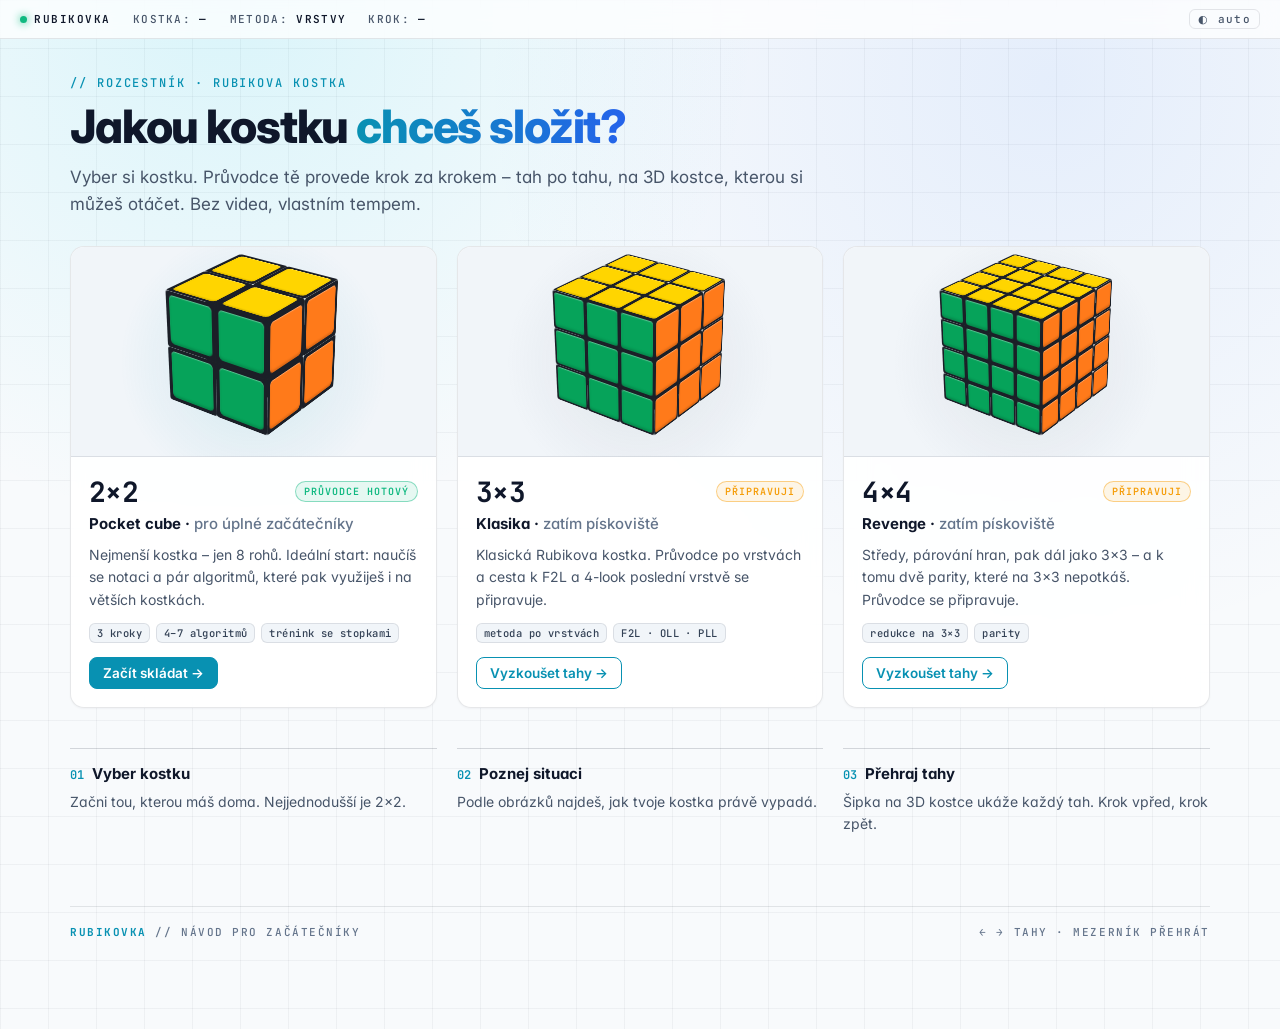
<file: index.html>
<!DOCTYPE html>
<html lang="cs">
<head>
<meta charset="utf-8">
<meta name="viewport" content="width=device-width,initial-scale=1">
<title>Rubikovka – kostka krok za krokem</title>
<meta name="description" content="Interaktivní návod pro začátečníky: slož Rubikovu kostku 2×2 krok za krokem, s 3D přehrávačem algoritmů.">
<link rel="icon" href="data:image/svg+xml,%3Csvg xmlns='http://www.w3.org/2000/svg' viewBox='0 0 22 22'%3E%3Crect x='1' y='1' width='9.3' height='9.3' rx='2' fill='%23ffd500'/%3E%3Crect x='11.7' y='1' width='9.3' height='9.3' rx='2' fill='%2306a35a'/%3E%3Crect x='1' y='11.7' width='9.3' height='9.3' rx='2' fill='%23d62839'/%3E%3Crect x='11.7' y='11.7' width='9.3' height='9.3' rx='2' fill='%231f5fd1'/%3E%3C/svg%3E">
<link rel="preconnect" href="https://fonts.googleapis.com">
<link rel="preconnect" href="https://fonts.gstatic.com" crossorigin>
<link href="https://fonts.googleapis.com/css2?family=Inter:wght@400;500;600;700;800&family=JetBrains+Mono:wght@400;500;600;700&display=swap" rel="stylesheet">
<link rel="stylesheet" href="css/style.css">
</head>
<body>
<div class="bar">
  <a class="brand" href="#/" title="Rozcestník – výběr kostky"><span class="dot"></span><b>Rubikovka</b></a>
  <span>Kostka: <b id="bar-model">—</b></span>
  <span class="hide-s">Metoda: <b>vrstvy</b></span>
  <span>Krok: <b id="bar-step">00</b></span>
  <span class="sp"></span>
  <button class="theme-btn" id="theme" title="Přepnout motiv">◐ auto</button>
</div>
<main>
 <section id="home" class="home" hidden>
  <div class="lbl">// Rozcestník · Rubikova kostka</div>
  <h1>Jakou kostku <em>chceš složit?</em></h1>
  <p class="lead">Vyber si kostku. Průvodce tě provede krok za krokem – tah po tahu, na 3D kostce, kterou si můžeš otáčet. Bez videa, vlastním tempem.</p>
  <div id="resume"></div>
  <div class="pick" id="pick"></div>
  <div class="home-how">
    <div><span>01</span><b>Vyber kostku</b><p>Začni tou, kterou máš doma. Nejjednodušší je 2×2.</p></div>
    <div><span>02</span><b>Poznej situaci</b><p>Podle obrázků najdeš, jak tvoje kostka právě vypadá.</p></div>
    <div><span>03</span><b>Přehraj tahy</b><p>Šipka na 3D kostce ukáže každý tah. Krok vpřed, krok zpět.</p></div>
  </div>
 </section>
 <section id="guide-view" hidden>
  <a class="back" href="#/">← Zpět na výběr kostky</a>
  <div class="lbl">// Průvodce · Rubikova kostka</div>
  <h1>Slož kostku <em>krok za krokem</em></h1>
  <p class="lead">Žádné video. Vyber si, jak tvoje kostka právě vypadá, a průvodce ti ukáže, co udělat dál – tah po tahu, na 3D kostce, kterou si můžeš otáčet.</p>
  <div class="puzzles" id="puzzles"></div>
  <nav class="stepper" id="stepper" aria-label="Kroky"></nav>
  <div class="layout">
    <aside class="stage" id="stage" aria-label="Kostka a přehrávač"></aside>
    <div class="content" id="content"></div>
  </div>
 </section>
  <footer><span><b>Rubikovka</b> // návod pro začátečníky</span><span>← → tahy · mezerník přehrát</span></footer>
</main>
<script src="js/cube.js"></script>
<script src="js/solver2x2.js"></script>
<script src="js/view3d.js"></script>
<script src="js/diagrams.js"></script>
<script src="js/guide2x2.js"></script>
<script src="js/app.js"></script>
</body>
</html>
</file>
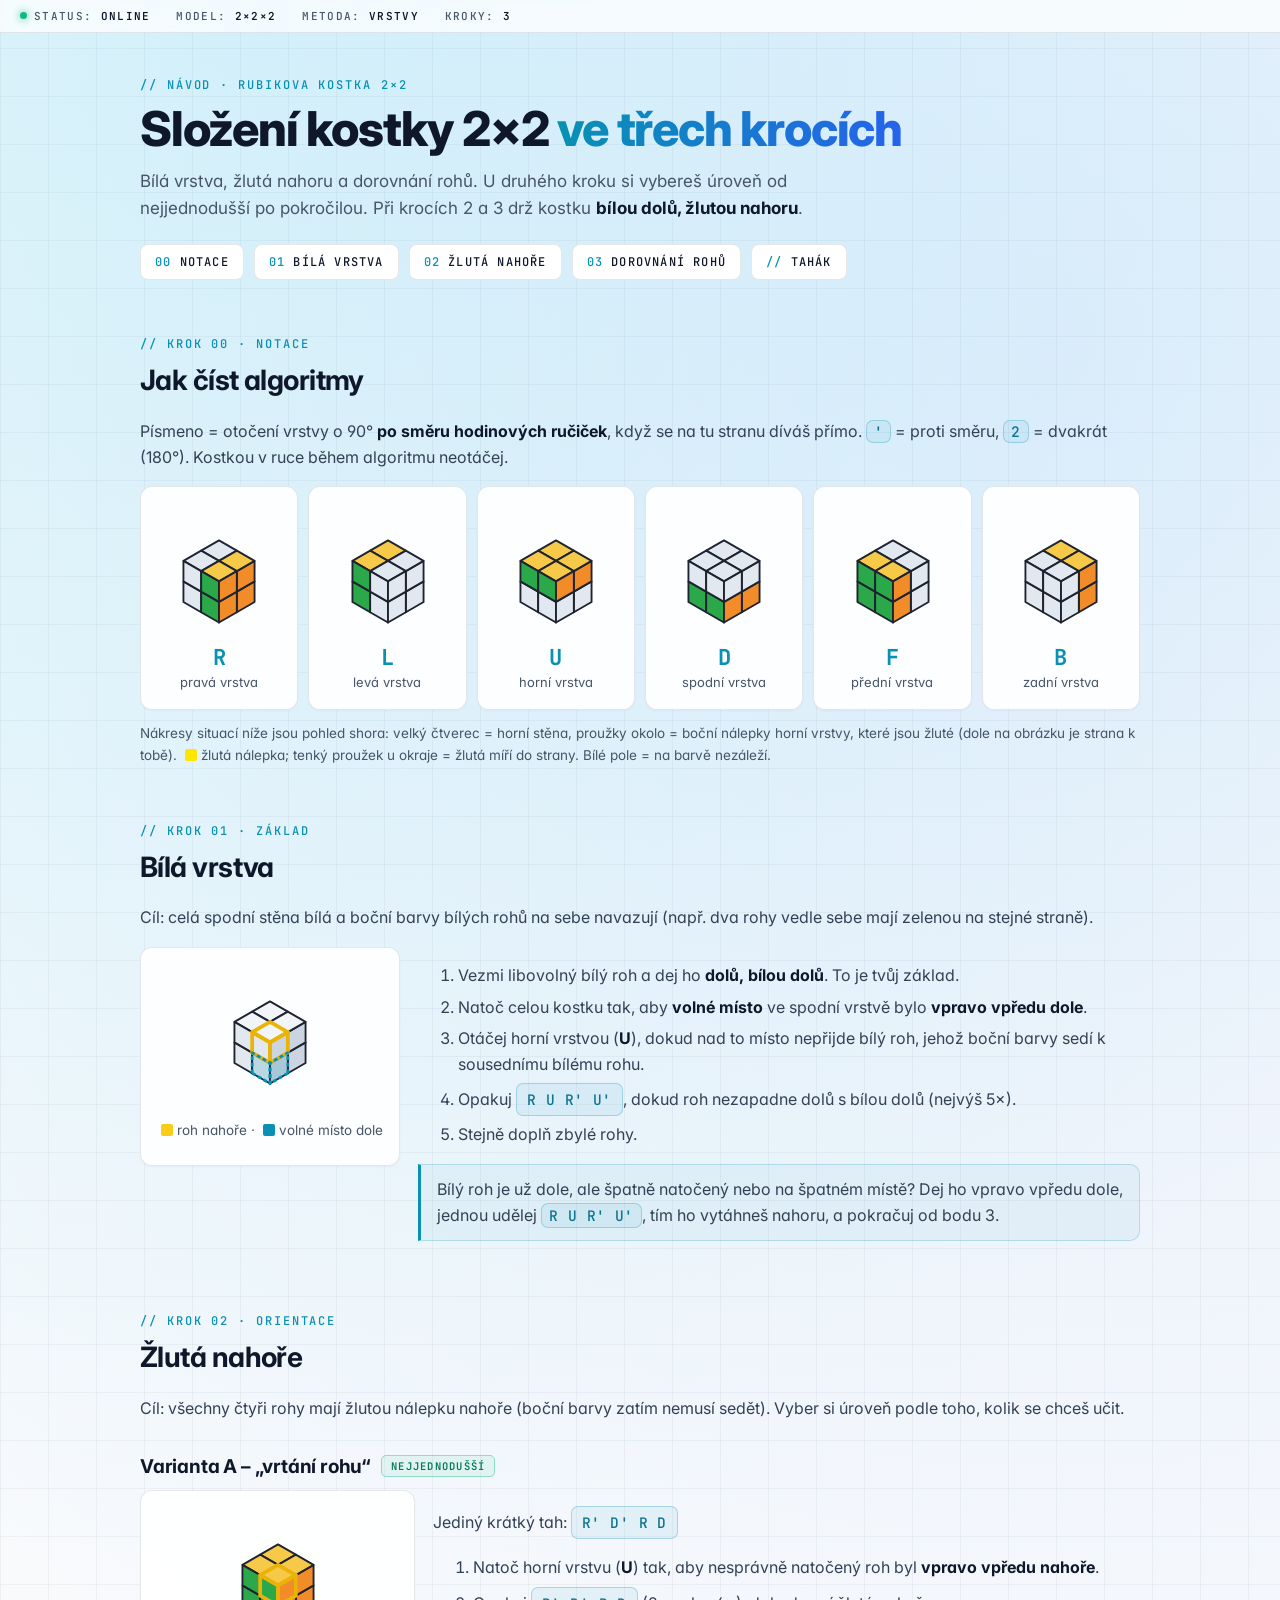
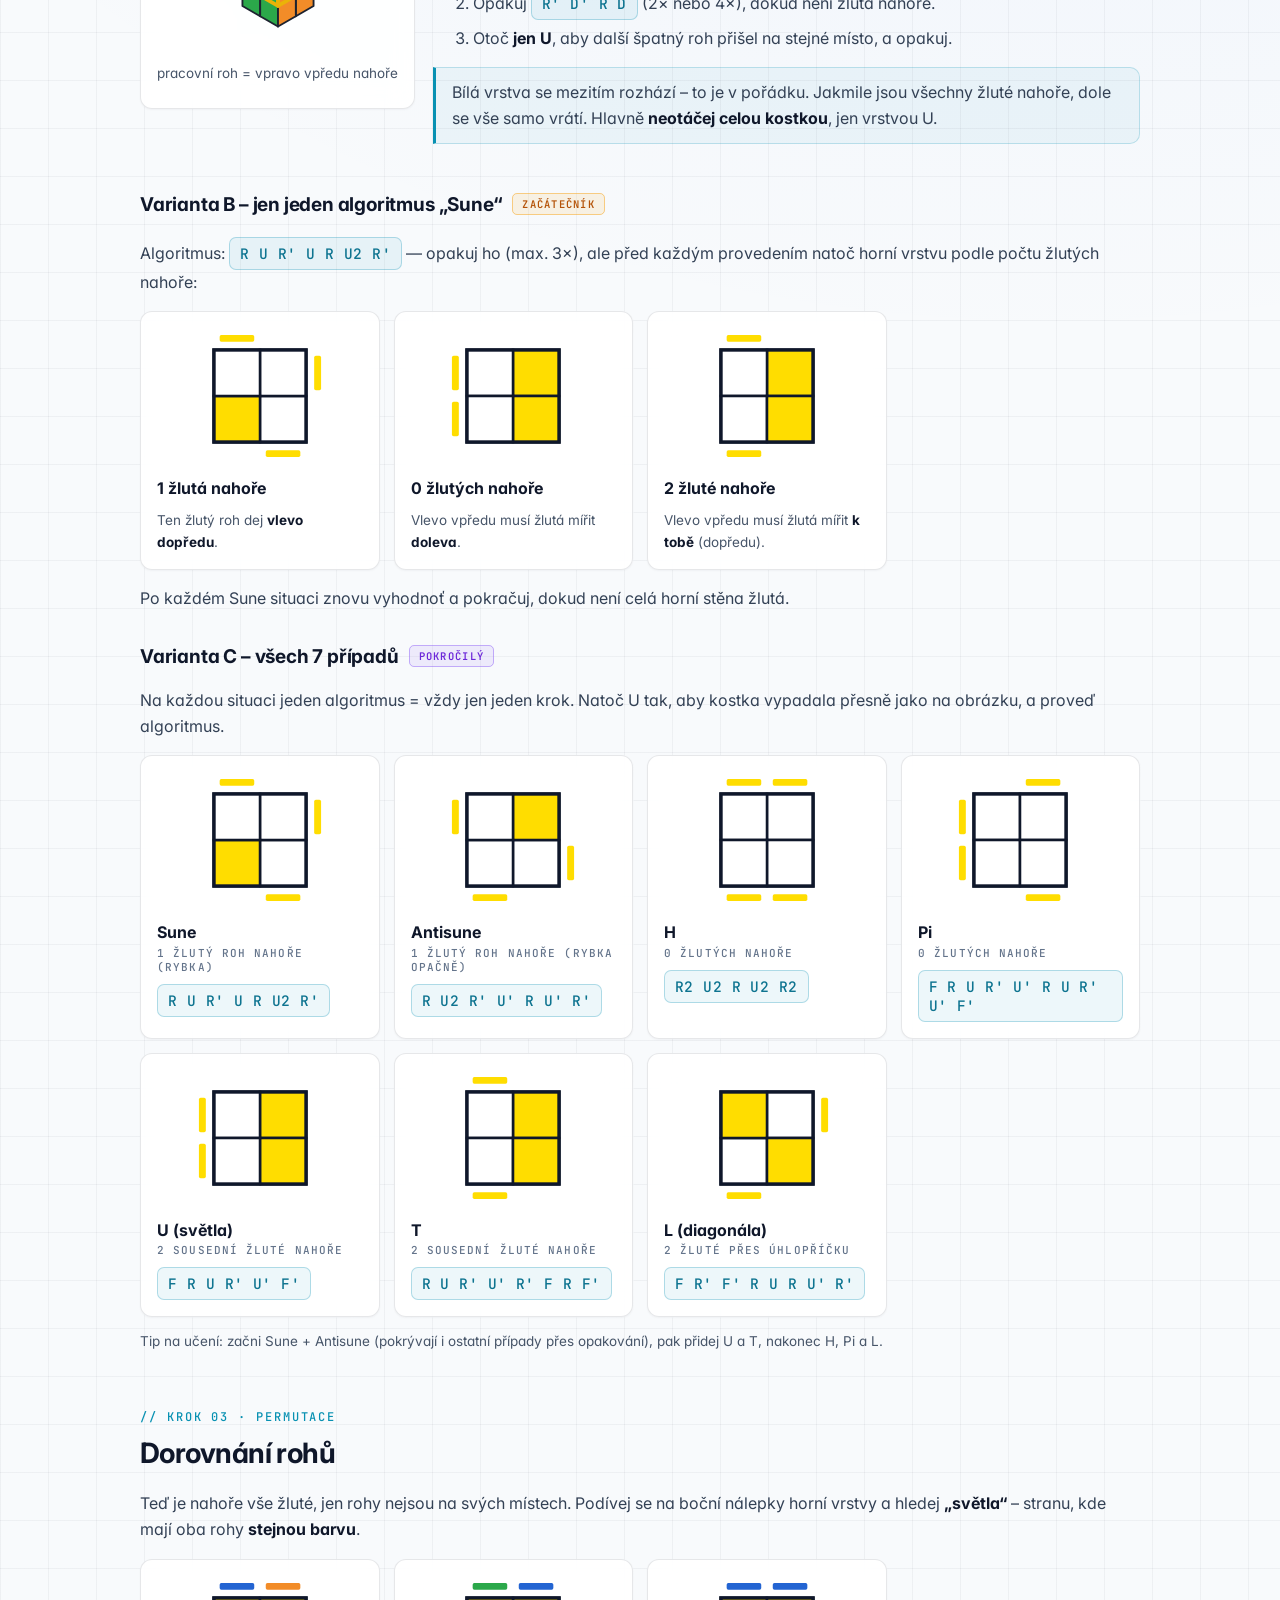
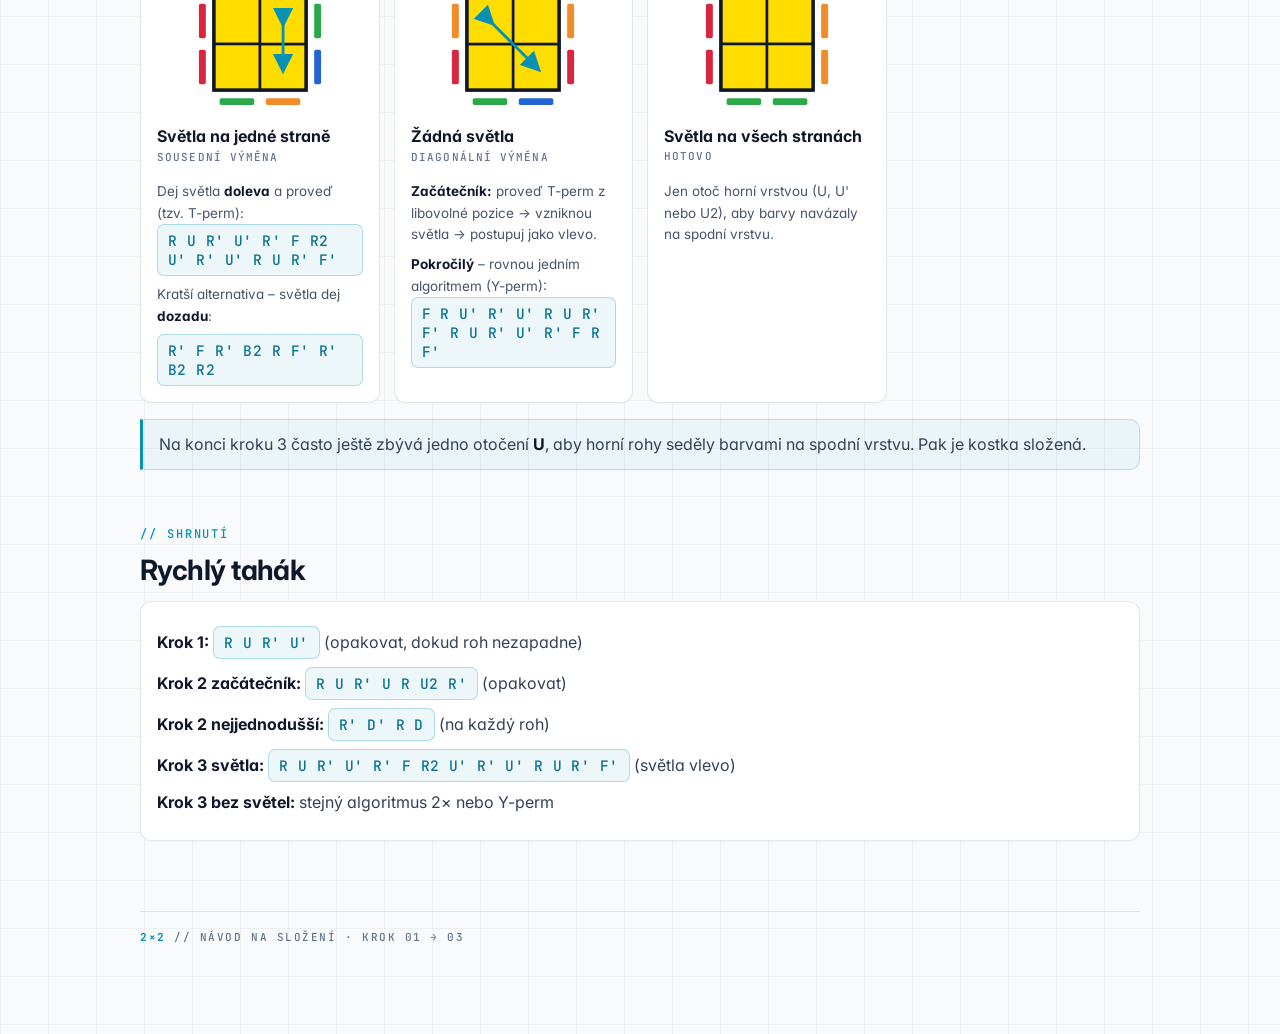
<file: raw/Kostka 2×2 – složení ve třech krocích.html>
<!DOCTYPE html><html lang="cs"><head><meta charset="utf-8"><meta name="viewport" content="width=device-width,initial-scale=1">
<title>Kostka 2×2 – žlutá vrstva a dorovnání rohů</title>
<link href="https://fonts.googleapis.com/css2?family=Inter:wght@400;500;600;700;800&family=JetBrains+Mono:wght@400;500;600;700&display=swap" rel="stylesheet">
<style>
:root{--bg:#f8fafc;--p:#fff;--p2:#f1f5f9;--p3:#e2e8f0;--tx:#0f172a;--mut:#475569;--dim:#64748b;--cy:#0891b2;--bl:#3b82f6;--em:#10b981;--am:#f59e0b;--vi:#8b5cf6;--ln:rgba(15,23,42,.1)}
*{box-sizing:border-box}
html,body{margin:0;background:#f8fafc;color:var(--tx);font-family:Inter,system-ui,sans-serif;line-height:1.6;font-feature-settings:"cv02","cv03","cv04","cv11"}
body{background-image:radial-gradient(circle at 18% 0%,rgba(34,211,238,.14),transparent 36%),radial-gradient(circle at 82% 8%,rgba(59,130,246,.10),transparent 40%),linear-gradient(to right,rgba(15,23,42,.045) 1px,transparent 1px),linear-gradient(to bottom,rgba(15,23,42,.045) 1px,transparent 1px);background-size:100% 100%,100% 100%,48px 48px,48px 48px;min-height:100vh}
.bar{border-bottom:1px solid var(--ln);background:rgba(255,255,255,.75);backdrop-filter:blur(10px);font:500 11px "JetBrains Mono",monospace;letter-spacing:.12em;text-transform:uppercase;color:var(--mut);padding:9px 20px;display:flex;gap:26px;flex-wrap:wrap}
.bar b{color:var(--tx);font-weight:600}.dot{display:inline-block;width:7px;height:7px;border-radius:50%;background:var(--em);box-shadow:0 0 8px var(--em);margin-right:7px;vertical-align:1px}
main{max-width:1040px;margin:0 auto;padding:44px 20px 90px}
.lbl{font:500 12px "JetBrains Mono",monospace;text-transform:uppercase;letter-spacing:.16em;color:var(--cy)}
h1{font-size:clamp(30px,5vw,48px);font-weight:800;letter-spacing:-.025em;margin:10px 0 12px;line-height:1.1}
h1 em{font-style:normal;background:linear-gradient(90deg,#0891b2,#2563eb);-webkit-background-clip:text;background-clip:text;color:transparent}
.lead{color:var(--mut);margin:0 0 10px;font-size:17px;max-width:720px}
.steps{display:flex;gap:10px;flex-wrap:wrap;margin:22px 0 0}.steps a{font:500 12px "JetBrains Mono",monospace;text-transform:uppercase;letter-spacing:.1em;color:var(--tx);text-decoration:none;border:1px solid var(--ln);background:#fff;padding:9px 14px;border-radius:8px;transition:border-color .15s}.steps a:hover{border-color:rgba(8,145,178,.5)}.steps a span{color:var(--cy)}
section{margin-top:56px}
h2{font-size:28px;font-weight:700;letter-spacing:-.02em;margin:6px 0 8px}
h3{margin:30px 0 8px;font-size:19px;font-weight:700;letter-spacing:-.01em}
.lvl{font:600 10.5px "JetBrains Mono",monospace;text-transform:uppercase;letter-spacing:.12em;padding:3px 9px;border-radius:5px;margin-left:10px;vertical-align:3px;border:1px solid}
.l1{color:#047857;border-color:rgba(16,185,129,.4);background:rgba(16,185,129,.08)}.l2{color:#b45309;border-color:rgba(245,158,11,.45);background:rgba(245,158,11,.1)}.l3{color:#6d28d9;border-color:rgba(139,92,246,.45);background:rgba(139,92,246,.1)}
p{color:#334155}b{color:var(--tx)}
code{font:500 14.5px "JetBrains Mono",monospace;background:rgba(8,145,178,.07);color:#0e7490;border:1px solid rgba(8,145,178,.28);padding:6px 10px;border-radius:7px;display:inline-block;letter-spacing:.03em}
.grid{display:grid;gap:14px;grid-template-columns:repeat(auto-fill,minmax(220px,1fr))}
.mvgrid{display:grid;gap:10px;grid-template-columns:repeat(auto-fill,minmax(150px,1fr))}
.mv,.case,.box{background:rgba(255,255,255,.9);box-shadow:0 1px 2px rgba(15,23,42,.04);border:1px solid var(--ln);border-radius:12px;padding:16px;backdrop-filter:blur(12px);transition:border-color .15s,box-shadow .15s}
.mv:hover,.case:hover{border-color:rgba(8,145,178,.45);box-shadow:0 12px 32px -12px rgba(8,145,178,.2)}
.mv{text-align:center;display:flex;flex-direction:column;align-items:center}.mv b{font:700 22px "JetBrains Mono",monospace;color:var(--cy)}.mv span{color:var(--mut);font-size:13px}
.case{display:flex;flex-direction:column;align-items:flex-start}.case svg{align-self:center;margin-bottom:6px}
.case h4{margin:6px 0 0;font-size:16px}.sub{margin:0 0 10px;color:var(--dim);font:500 11px "JetBrains Mono",monospace;text-transform:uppercase;letter-spacing:.1em}.hint{font-size:13.5px;color:var(--mut);margin:8px 0 0}
.row{display:flex;gap:18px;flex-wrap:wrap;align-items:flex-start}.box p{margin:8px 0}
ol,ul{color:#334155}ol li,ul li{margin:6px 0}
.note{border:1px solid rgba(8,145,178,.22);border-left:3px solid var(--cy);background:rgba(8,145,178,.05);padding:12px 16px;border-radius:0 10px 10px 0;margin:16px 0;color:#334155}
.legend{font-size:13.5px;color:var(--mut)}.sw{display:inline-block;width:12px;height:12px;border-radius:2px;vertical-align:-1px;margin:0 4px}
footer{margin-top:70px;padding-top:18px;border-top:1px solid var(--ln);font:500 11px "JetBrains Mono",monospace;letter-spacing:.14em;text-transform:uppercase;color:var(--dim)}footer b{color:var(--cy)}
</style></head><body>
<div class="bar"><span><span class="dot"></span>Status: <b>online</b></span><span>Model: <b>2×2×2</b></span><span>Metoda: <b>vrstvy</b></span><span>Kroky: <b>3</b></span></div>
<main>
<div class="lbl">// Návod · Rubikova kostka 2×2</div>
<h1>Složení kostky 2×2 <em>ve třech krocích</em></h1>
<p class="lead">Bílá vrstva, žlutá nahoru a dorovnání rohů. U druhého kroku si vybereš úroveň od nejjednodušší po pokročilou. Při krocích 2 a 3 drž kostku <b>bílou dolů, žlutou nahoru</b>.</p>
<div class="steps"><a href="#notace"><span>00</span> Notace</a><a href="#bila"><span>01</span> Bílá vrstva</a><a href="#zluta"><span>02</span> Žlutá nahoře</a><a href="#rohy"><span>03</span> Dorovnání rohů</a><a href="#tahak"><span>//</span> Tahák</a></div>
<section id="notace"><div class="lbl">// Krok 00 · Notace</div><h2>Jak číst algoritmy</h2>
<p>Písmeno = otočení vrstvy o 90° <b>po směru hodinových ručiček</b>, když se na tu stranu díváš přímo. <code style="padding:1px 7px">'</code> = proti směru, <code style="padding:1px 7px">2</code> = dvakrát (180°). Kostkou v ruce během algoritmu neotáčej.</p>
<div class="mvgrid"><div class="mv"><svg viewBox="0 0 160 150" width="150" height="140" xmlns="http://www.w3.org/2000/svg"><polygon points="80.0,40.0 99.1,51.0 80.0,62.0 60.9,51.0" fill="#E2E8F0" stroke="#1d2330" stroke-width="2" stroke-linejoin="round"/><polygon points="41.9,106.0 60.9,117.0 60.9,95.0 41.9,84.0" fill="#E2E8F0" stroke="#1d2330" stroke-width="2" stroke-linejoin="round"/><polygon points="118.1,106.0 99.1,117.0 99.1,95.0 118.1,84.0" fill="#F28C28" stroke="#1d2330" stroke-width="2" stroke-linejoin="round"/><polygon points="60.9,51.0 80.0,62.0 60.9,73.0 41.9,62.0" fill="#E2E8F0" stroke="#1d2330" stroke-width="2" stroke-linejoin="round"/><polygon points="41.9,84.0 60.9,95.0 60.9,73.0 41.9,62.0" fill="#E2E8F0" stroke="#1d2330" stroke-width="2" stroke-linejoin="round"/><polygon points="118.1,84.0 99.1,95.0 99.1,73.0 118.1,62.0" fill="#F28C28" stroke="#1d2330" stroke-width="2" stroke-linejoin="round"/><polygon points="99.1,51.0 118.1,62.0 99.1,73.0 80.0,62.0" fill="#F7C948" stroke="#1d2330" stroke-width="2" stroke-linejoin="round"/><polygon points="60.9,117.0 80.0,128.0 80.0,106.0 60.9,95.0" fill="#2BA84A" stroke="#1d2330" stroke-width="2" stroke-linejoin="round"/><polygon points="99.1,117.0 80.0,128.0 80.0,106.0 99.1,95.0" fill="#F28C28" stroke="#1d2330" stroke-width="2" stroke-linejoin="round"/><polygon points="80.0,62.0 99.1,73.0 80.0,84.0 60.9,73.0" fill="#F7C948" stroke="#1d2330" stroke-width="2" stroke-linejoin="round"/><polygon points="60.9,95.0 80.0,106.0 80.0,84.0 60.9,73.0" fill="#2BA84A" stroke="#1d2330" stroke-width="2" stroke-linejoin="round"/><polygon points="99.1,95.0 80.0,106.0 80.0,84.0 99.1,73.0" fill="#F28C28" stroke="#1d2330" stroke-width="2" stroke-linejoin="round"/></svg><b>R</b><span>pravá vrstva</span></div><div class="mv"><svg viewBox="0 0 160 150" width="150" height="140" xmlns="http://www.w3.org/2000/svg"><polygon points="80.0,40.0 99.1,51.0 80.0,62.0 60.9,51.0" fill="#F7C948" stroke="#1d2330" stroke-width="2" stroke-linejoin="round"/><polygon points="41.9,106.0 60.9,117.0 60.9,95.0 41.9,84.0" fill="#2BA84A" stroke="#1d2330" stroke-width="2" stroke-linejoin="round"/><polygon points="118.1,106.0 99.1,117.0 99.1,95.0 118.1,84.0" fill="#E2E8F0" stroke="#1d2330" stroke-width="2" stroke-linejoin="round"/><polygon points="60.9,51.0 80.0,62.0 60.9,73.0 41.9,62.0" fill="#F7C948" stroke="#1d2330" stroke-width="2" stroke-linejoin="round"/><polygon points="41.9,84.0 60.9,95.0 60.9,73.0 41.9,62.0" fill="#2BA84A" stroke="#1d2330" stroke-width="2" stroke-linejoin="round"/><polygon points="118.1,84.0 99.1,95.0 99.1,73.0 118.1,62.0" fill="#E2E8F0" stroke="#1d2330" stroke-width="2" stroke-linejoin="round"/><polygon points="99.1,51.0 118.1,62.0 99.1,73.0 80.0,62.0" fill="#E2E8F0" stroke="#1d2330" stroke-width="2" stroke-linejoin="round"/><polygon points="60.9,117.0 80.0,128.0 80.0,106.0 60.9,95.0" fill="#E2E8F0" stroke="#1d2330" stroke-width="2" stroke-linejoin="round"/><polygon points="99.1,117.0 80.0,128.0 80.0,106.0 99.1,95.0" fill="#E2E8F0" stroke="#1d2330" stroke-width="2" stroke-linejoin="round"/><polygon points="80.0,62.0 99.1,73.0 80.0,84.0 60.9,73.0" fill="#E2E8F0" stroke="#1d2330" stroke-width="2" stroke-linejoin="round"/><polygon points="60.9,95.0 80.0,106.0 80.0,84.0 60.9,73.0" fill="#E2E8F0" stroke="#1d2330" stroke-width="2" stroke-linejoin="round"/><polygon points="99.1,95.0 80.0,106.0 80.0,84.0 99.1,73.0" fill="#E2E8F0" stroke="#1d2330" stroke-width="2" stroke-linejoin="round"/></svg><b>L</b><span>levá vrstva</span></div><div class="mv"><svg viewBox="0 0 160 150" width="150" height="140" xmlns="http://www.w3.org/2000/svg"><polygon points="80.0,40.0 99.1,51.0 80.0,62.0 60.9,51.0" fill="#F7C948" stroke="#1d2330" stroke-width="2" stroke-linejoin="round"/><polygon points="41.9,106.0 60.9,117.0 60.9,95.0 41.9,84.0" fill="#E2E8F0" stroke="#1d2330" stroke-width="2" stroke-linejoin="round"/><polygon points="118.1,106.0 99.1,117.0 99.1,95.0 118.1,84.0" fill="#E2E8F0" stroke="#1d2330" stroke-width="2" stroke-linejoin="round"/><polygon points="60.9,51.0 80.0,62.0 60.9,73.0 41.9,62.0" fill="#F7C948" stroke="#1d2330" stroke-width="2" stroke-linejoin="round"/><polygon points="41.9,84.0 60.9,95.0 60.9,73.0 41.9,62.0" fill="#2BA84A" stroke="#1d2330" stroke-width="2" stroke-linejoin="round"/><polygon points="118.1,84.0 99.1,95.0 99.1,73.0 118.1,62.0" fill="#F28C28" stroke="#1d2330" stroke-width="2" stroke-linejoin="round"/><polygon points="99.1,51.0 118.1,62.0 99.1,73.0 80.0,62.0" fill="#F7C948" stroke="#1d2330" stroke-width="2" stroke-linejoin="round"/><polygon points="60.9,117.0 80.0,128.0 80.0,106.0 60.9,95.0" fill="#E2E8F0" stroke="#1d2330" stroke-width="2" stroke-linejoin="round"/><polygon points="99.1,117.0 80.0,128.0 80.0,106.0 99.1,95.0" fill="#E2E8F0" stroke="#1d2330" stroke-width="2" stroke-linejoin="round"/><polygon points="80.0,62.0 99.1,73.0 80.0,84.0 60.9,73.0" fill="#F7C948" stroke="#1d2330" stroke-width="2" stroke-linejoin="round"/><polygon points="60.9,95.0 80.0,106.0 80.0,84.0 60.9,73.0" fill="#2BA84A" stroke="#1d2330" stroke-width="2" stroke-linejoin="round"/><polygon points="99.1,95.0 80.0,106.0 80.0,84.0 99.1,73.0" fill="#F28C28" stroke="#1d2330" stroke-width="2" stroke-linejoin="round"/></svg><b>U</b><span>horní vrstva</span></div><div class="mv"><svg viewBox="0 0 160 150" width="150" height="140" xmlns="http://www.w3.org/2000/svg"><polygon points="80.0,40.0 99.1,51.0 80.0,62.0 60.9,51.0" fill="#E2E8F0" stroke="#1d2330" stroke-width="2" stroke-linejoin="round"/><polygon points="41.9,106.0 60.9,117.0 60.9,95.0 41.9,84.0" fill="#2BA84A" stroke="#1d2330" stroke-width="2" stroke-linejoin="round"/><polygon points="118.1,106.0 99.1,117.0 99.1,95.0 118.1,84.0" fill="#F28C28" stroke="#1d2330" stroke-width="2" stroke-linejoin="round"/><polygon points="60.9,51.0 80.0,62.0 60.9,73.0 41.9,62.0" fill="#E2E8F0" stroke="#1d2330" stroke-width="2" stroke-linejoin="round"/><polygon points="41.9,84.0 60.9,95.0 60.9,73.0 41.9,62.0" fill="#E2E8F0" stroke="#1d2330" stroke-width="2" stroke-linejoin="round"/><polygon points="118.1,84.0 99.1,95.0 99.1,73.0 118.1,62.0" fill="#E2E8F0" stroke="#1d2330" stroke-width="2" stroke-linejoin="round"/><polygon points="99.1,51.0 118.1,62.0 99.1,73.0 80.0,62.0" fill="#E2E8F0" stroke="#1d2330" stroke-width="2" stroke-linejoin="round"/><polygon points="60.9,117.0 80.0,128.0 80.0,106.0 60.9,95.0" fill="#2BA84A" stroke="#1d2330" stroke-width="2" stroke-linejoin="round"/><polygon points="99.1,117.0 80.0,128.0 80.0,106.0 99.1,95.0" fill="#F28C28" stroke="#1d2330" stroke-width="2" stroke-linejoin="round"/><polygon points="80.0,62.0 99.1,73.0 80.0,84.0 60.9,73.0" fill="#E2E8F0" stroke="#1d2330" stroke-width="2" stroke-linejoin="round"/><polygon points="60.9,95.0 80.0,106.0 80.0,84.0 60.9,73.0" fill="#E2E8F0" stroke="#1d2330" stroke-width="2" stroke-linejoin="round"/><polygon points="99.1,95.0 80.0,106.0 80.0,84.0 99.1,73.0" fill="#E2E8F0" stroke="#1d2330" stroke-width="2" stroke-linejoin="round"/></svg><b>D</b><span>spodní vrstva</span></div><div class="mv"><svg viewBox="0 0 160 150" width="150" height="140" xmlns="http://www.w3.org/2000/svg"><polygon points="80.0,40.0 99.1,51.0 80.0,62.0 60.9,51.0" fill="#E2E8F0" stroke="#1d2330" stroke-width="2" stroke-linejoin="round"/><polygon points="41.9,106.0 60.9,117.0 60.9,95.0 41.9,84.0" fill="#2BA84A" stroke="#1d2330" stroke-width="2" stroke-linejoin="round"/><polygon points="118.1,106.0 99.1,117.0 99.1,95.0 118.1,84.0" fill="#E2E8F0" stroke="#1d2330" stroke-width="2" stroke-linejoin="round"/><polygon points="60.9,51.0 80.0,62.0 60.9,73.0 41.9,62.0" fill="#F7C948" stroke="#1d2330" stroke-width="2" stroke-linejoin="round"/><polygon points="41.9,84.0 60.9,95.0 60.9,73.0 41.9,62.0" fill="#2BA84A" stroke="#1d2330" stroke-width="2" stroke-linejoin="round"/><polygon points="118.1,84.0 99.1,95.0 99.1,73.0 118.1,62.0" fill="#E2E8F0" stroke="#1d2330" stroke-width="2" stroke-linejoin="round"/><polygon points="99.1,51.0 118.1,62.0 99.1,73.0 80.0,62.0" fill="#E2E8F0" stroke="#1d2330" stroke-width="2" stroke-linejoin="round"/><polygon points="60.9,117.0 80.0,128.0 80.0,106.0 60.9,95.0" fill="#2BA84A" stroke="#1d2330" stroke-width="2" stroke-linejoin="round"/><polygon points="99.1,117.0 80.0,128.0 80.0,106.0 99.1,95.0" fill="#F28C28" stroke="#1d2330" stroke-width="2" stroke-linejoin="round"/><polygon points="80.0,62.0 99.1,73.0 80.0,84.0 60.9,73.0" fill="#F7C948" stroke="#1d2330" stroke-width="2" stroke-linejoin="round"/><polygon points="60.9,95.0 80.0,106.0 80.0,84.0 60.9,73.0" fill="#2BA84A" stroke="#1d2330" stroke-width="2" stroke-linejoin="round"/><polygon points="99.1,95.0 80.0,106.0 80.0,84.0 99.1,73.0" fill="#F28C28" stroke="#1d2330" stroke-width="2" stroke-linejoin="round"/></svg><b>F</b><span>přední vrstva</span></div><div class="mv"><svg viewBox="0 0 160 150" width="150" height="140" xmlns="http://www.w3.org/2000/svg"><polygon points="80.0,40.0 99.1,51.0 80.0,62.0 60.9,51.0" fill="#F7C948" stroke="#1d2330" stroke-width="2" stroke-linejoin="round"/><polygon points="41.9,106.0 60.9,117.0 60.9,95.0 41.9,84.0" fill="#E2E8F0" stroke="#1d2330" stroke-width="2" stroke-linejoin="round"/><polygon points="118.1,106.0 99.1,117.0 99.1,95.0 118.1,84.0" fill="#F28C28" stroke="#1d2330" stroke-width="2" stroke-linejoin="round"/><polygon points="60.9,51.0 80.0,62.0 60.9,73.0 41.9,62.0" fill="#E2E8F0" stroke="#1d2330" stroke-width="2" stroke-linejoin="round"/><polygon points="41.9,84.0 60.9,95.0 60.9,73.0 41.9,62.0" fill="#E2E8F0" stroke="#1d2330" stroke-width="2" stroke-linejoin="round"/><polygon points="118.1,84.0 99.1,95.0 99.1,73.0 118.1,62.0" fill="#F28C28" stroke="#1d2330" stroke-width="2" stroke-linejoin="round"/><polygon points="99.1,51.0 118.1,62.0 99.1,73.0 80.0,62.0" fill="#F7C948" stroke="#1d2330" stroke-width="2" stroke-linejoin="round"/><polygon points="60.9,117.0 80.0,128.0 80.0,106.0 60.9,95.0" fill="#E2E8F0" stroke="#1d2330" stroke-width="2" stroke-linejoin="round"/><polygon points="99.1,117.0 80.0,128.0 80.0,106.0 99.1,95.0" fill="#E2E8F0" stroke="#1d2330" stroke-width="2" stroke-linejoin="round"/><polygon points="80.0,62.0 99.1,73.0 80.0,84.0 60.9,73.0" fill="#E2E8F0" stroke="#1d2330" stroke-width="2" stroke-linejoin="round"/><polygon points="60.9,95.0 80.0,106.0 80.0,84.0 60.9,73.0" fill="#E2E8F0" stroke="#1d2330" stroke-width="2" stroke-linejoin="round"/><polygon points="99.1,95.0 80.0,106.0 80.0,84.0 99.1,73.0" fill="#E2E8F0" stroke="#1d2330" stroke-width="2" stroke-linejoin="round"/></svg><b>B</b><span>zadní vrstva</span></div></div>
<p class="legend">Nákresy situací níže jsou pohled shora: velký čtverec = horní stěna, proužky okolo = boční nálepky horní vrstvy, které jsou žluté (dole na obrázku je strana k tobě). <span class="sw" style="background:#FFE600"></span>žlutá nálepka; tenký proužek u okraje = žlutá míří do strany. Bílé pole = na barvě nezáleží.</p>

</section>
<section id="bila"><div class="lbl">// Krok 01 · Základ</div><h2>Bílá vrstva</h2>
<p>Cíl: celá spodní stěna bílá a boční barvy bílých rohů na sebe navazují (např. dva rohy vedle sebe mají zelenou na stejné straně).</p>
<div class="row"><div class="box" style="text-align:center"><svg viewBox="0 0 160 150" width="150" height="140" xmlns="http://www.w3.org/2000/svg"><polygon points="80.0,40.0 99.1,51.0 80.0,62.0 60.9,51.0" fill="#F1F5F9" stroke="#1d2330" stroke-width="2" stroke-linejoin="round"/><polygon points="41.9,106.0 60.9,117.0 60.9,95.0 41.9,84.0" fill="#E2E8F0" stroke="#1d2330" stroke-width="2" stroke-linejoin="round"/><polygon points="118.1,106.0 99.1,117.0 99.1,95.0 118.1,84.0" fill="#CBD5E1" stroke="#1d2330" stroke-width="2" stroke-linejoin="round"/><polygon points="60.9,51.0 80.0,62.0 60.9,73.0 41.9,62.0" fill="#F1F5F9" stroke="#1d2330" stroke-width="2" stroke-linejoin="round"/><polygon points="41.9,84.0 60.9,95.0 60.9,73.0 41.9,62.0" fill="#E2E8F0" stroke="#1d2330" stroke-width="2" stroke-linejoin="round"/><polygon points="118.1,84.0 99.1,95.0 99.1,73.0 118.1,62.0" fill="#CBD5E1" stroke="#1d2330" stroke-width="2" stroke-linejoin="round"/><polygon points="99.1,51.0 118.1,62.0 99.1,73.0 80.0,62.0" fill="#F1F5F9" stroke="#1d2330" stroke-width="2" stroke-linejoin="round"/><polygon points="60.9,117.0 80.0,128.0 80.0,106.0 60.9,95.0" fill="#E2E8F0" stroke="#1d2330" stroke-width="2" stroke-linejoin="round"/><polygon points="99.1,117.0 80.0,128.0 80.0,106.0 99.1,95.0" fill="#CBD5E1" stroke="#1d2330" stroke-width="2" stroke-linejoin="round"/><polygon points="80.0,62.0 99.1,73.0 80.0,84.0 60.9,73.0" fill="#F1F5F9" stroke="#1d2330" stroke-width="2" stroke-linejoin="round"/><polygon points="60.9,95.0 80.0,106.0 80.0,84.0 60.9,73.0" fill="#E2E8F0" stroke="#1d2330" stroke-width="2" stroke-linejoin="round"/><polygon points="99.1,95.0 80.0,106.0 80.0,84.0 99.1,73.0" fill="#CBD5E1" stroke="#1d2330" stroke-width="2" stroke-linejoin="round"/><polygon points="80.0,62.0 99.1,73.0 80.0,84.0 60.9,73.0" fill="none" stroke="#EAB308" stroke-width="4" stroke-linejoin="round"/><polygon points="60.9,95.0 80.0,106.0 80.0,84.0 60.9,73.0" fill="none" stroke="#EAB308" stroke-width="4" stroke-linejoin="round"/><polygon points="99.1,95.0 80.0,106.0 80.0,84.0 99.1,73.0" fill="none" stroke="#EAB308" stroke-width="4" stroke-linejoin="round"/><polygon points="60.9,117.0 80.0,128.0 80.0,106.0 60.9,95.0" fill="rgba(8,145,178,.18)" stroke="#0891b2" stroke-width="3" stroke-dasharray="4 3" stroke-linejoin="round"/><polygon points="99.1,117.0 80.0,128.0 80.0,106.0 99.1,95.0" fill="rgba(8,145,178,.18)" stroke="#0891b2" stroke-width="3" stroke-dasharray="4 3" stroke-linejoin="round"/></svg><p class="legend"><span class="sw" style="background:#FACC15"></span>roh nahoře · <span class="sw" style="background:#0891b2"></span>volné místo dole</p></div>
<div style="flex:1;min-width:280px"><ol>
<li>Vezmi libovolný bílý roh a dej ho <b>dolů, bílou dolů</b>. To je tvůj základ.</li>
<li>Natoč celou kostku tak, aby <b>volné místo</b> ve spodní vrstvě bylo <b>vpravo vpředu dole</b>.</li>
<li>Otáčej horní vrstvou (<b>U</b>), dokud nad to místo nepřijde bílý roh, jehož boční barvy sedí k sousednímu bílému rohu.</li>
<li>Opakuj <code>R U R' U'</code>, dokud roh nezapadne dolů s bílou dolů (nejvýš 5×).</li>
<li>Stejně doplň zbylé rohy.</li></ol>
<div class="note">Bílý roh je už dole, ale špatně natočený nebo na špatném místě? Dej ho vpravo vpředu dole, jednou udělej <code style="padding:2px 7px">R U R' U'</code>, tím ho vytáhneš nahoru, a pokračuj od bodu 3.</div></div></div>
</section>
<section id="zluta"><div class="lbl">// Krok 02 · Orientace</div><h2>Žlutá nahoře</h2>
<p>Cíl: všechny čtyři rohy mají žlutou nálepku nahoře (boční barvy zatím nemusí sedět). Vyber si úroveň podle toho, kolik se chceš učit.</p>

<h3>Varianta A – „vrtání rohu“<span class="lvl l1">nejjednodušší</span></h3>
<div class="row"><div class="box" style="text-align:center"><svg viewBox="0 0 160 150" width="150" height="140" xmlns="http://www.w3.org/2000/svg"><polygon points="80.0,40.0 99.1,51.0 80.0,62.0 60.9,51.0" fill="#F7C948" stroke="#1d2330" stroke-width="2" stroke-linejoin="round"/><polygon points="41.9,106.0 60.9,117.0 60.9,95.0 41.9,84.0" fill="#2BA84A" stroke="#1d2330" stroke-width="2" stroke-linejoin="round"/><polygon points="118.1,106.0 99.1,117.0 99.1,95.0 118.1,84.0" fill="#F28C28" stroke="#1d2330" stroke-width="2" stroke-linejoin="round"/><polygon points="60.9,51.0 80.0,62.0 60.9,73.0 41.9,62.0" fill="#F7C948" stroke="#1d2330" stroke-width="2" stroke-linejoin="round"/><polygon points="41.9,84.0 60.9,95.0 60.9,73.0 41.9,62.0" fill="#2BA84A" stroke="#1d2330" stroke-width="2" stroke-linejoin="round"/><polygon points="118.1,84.0 99.1,95.0 99.1,73.0 118.1,62.0" fill="#F28C28" stroke="#1d2330" stroke-width="2" stroke-linejoin="round"/><polygon points="99.1,51.0 118.1,62.0 99.1,73.0 80.0,62.0" fill="#F7C948" stroke="#1d2330" stroke-width="2" stroke-linejoin="round"/><polygon points="60.9,117.0 80.0,128.0 80.0,106.0 60.9,95.0" fill="#2BA84A" stroke="#1d2330" stroke-width="2" stroke-linejoin="round"/><polygon points="99.1,117.0 80.0,128.0 80.0,106.0 99.1,95.0" fill="#F28C28" stroke="#1d2330" stroke-width="2" stroke-linejoin="round"/><polygon points="80.0,62.0 99.1,73.0 80.0,84.0 60.9,73.0" fill="#F7C948" stroke="#1d2330" stroke-width="2" stroke-linejoin="round"/><polygon points="60.9,95.0 80.0,106.0 80.0,84.0 60.9,73.0" fill="#2BA84A" stroke="#1d2330" stroke-width="2" stroke-linejoin="round"/><polygon points="99.1,95.0 80.0,106.0 80.0,84.0 99.1,73.0" fill="#F28C28" stroke="#1d2330" stroke-width="2" stroke-linejoin="round"/><polygon points="80.0,62.0 99.1,73.0 80.0,84.0 60.9,73.0" fill="none" stroke="#EAB308" stroke-width="4" stroke-linejoin="round"/><polygon points="60.9,95.0 80.0,106.0 80.0,84.0 60.9,73.0" fill="none" stroke="#EAB308" stroke-width="4" stroke-linejoin="round"/><polygon points="99.1,95.0 80.0,106.0 80.0,84.0 99.1,73.0" fill="none" stroke="#EAB308" stroke-width="4" stroke-linejoin="round"/></svg><p class="legend">pracovní roh = vpravo vpředu nahoře</p></div>
<div style="flex:1;min-width:260px"><p>Jediný krátký tah: <code>R' D' R D</code></p>
<ol><li>Natoč horní vrstvu (<b>U</b>) tak, aby nesprávně natočený roh byl <b>vpravo vpředu nahoře</b>.</li>
<li>Opakuj <code>R' D' R D</code> (2× nebo 4×), dokud není žlutá nahoře.</li>
<li>Otoč <b>jen U</b>, aby další špatný roh přišel na stejné místo, a opakuj.</li></ol>
<div class="note">Bílá vrstva se mezitím rozhází – to je v pořádku. Jakmile jsou všechny žluté nahoře, dole se vše samo vrátí. Hlavně <b>neotáčej celou kostkou</b>, jen vrstvou U.</div></div></div>

<h3>Varianta B – jen jeden algoritmus „Sune“<span class="lvl l2">začátečník</span></h3>
<p>Algoritmus: <code>R U R' U R U2 R'</code> — opakuj ho (max. 3×), ale před každým provedením natoč horní vrstvu podle počtu žlutých nahoře:</p>
<div class="grid">
<div class="case"><svg viewBox="0 0 118 118" width="136" height="136" xmlns="http://www.w3.org/2000/svg"><rect x="59" y="59" width="40" height="40" fill="#ffffff" stroke="#0f172a" stroke-width="2.2"/><rect x="59" y="19" width="40" height="40" fill="#ffffff" stroke="#0f172a" stroke-width="2.2"/><rect x="19" y="59" width="40" height="40" fill="#FFDD00" stroke="#0f172a" stroke-width="2.2"/><rect x="19" y="19" width="40" height="40" fill="#ffffff" stroke="#0f172a" stroke-width="2.2"/><rect x="64" y="106" width="30" height="6" fill="#FFDD00" stroke="none" rx="1.5"/><rect x="106" y="24" width="6" height="30" fill="#FFDD00" stroke="none" rx="1.5"/><rect x="24" y="6" width="30" height="6" fill="#FFDD00" stroke="none" rx="1.5"/><rect x="19" y="19" width="80" height="80" fill="none" stroke="#0f172a" stroke-width="3"/></svg><h4>1 žlutá nahoře</h4><p class="hint">Ten žlutý roh dej <b>vlevo dopředu</b>.</p></div>
<div class="case"><svg viewBox="0 0 118 118" width="136" height="136" xmlns="http://www.w3.org/2000/svg"><rect x="59" y="19" width="40" height="40" fill="#FFDD00" stroke="#0f172a" stroke-width="2.2"/><rect x="59" y="59" width="40" height="40" fill="#FFDD00" stroke="#0f172a" stroke-width="2.2"/><rect x="19" y="19" width="40" height="40" fill="#ffffff" stroke="#0f172a" stroke-width="2.2"/><rect x="19" y="59" width="40" height="40" fill="#ffffff" stroke="#0f172a" stroke-width="2.2"/><rect x="6" y="24" width="6" height="30" fill="#FFDD00" stroke="none" rx="1.5"/><rect x="6" y="64" width="6" height="30" fill="#FFDD00" stroke="none" rx="1.5"/><rect x="19" y="19" width="80" height="80" fill="none" stroke="#0f172a" stroke-width="3"/></svg><h4>0 žlutých nahoře</h4><p class="hint">Vlevo vpředu musí žlutá mířit <b>doleva</b>.</p></div>
<div class="case"><svg viewBox="0 0 118 118" width="136" height="136" xmlns="http://www.w3.org/2000/svg"><rect x="59" y="19" width="40" height="40" fill="#FFDD00" stroke="#0f172a" stroke-width="2.2"/><rect x="19" y="19" width="40" height="40" fill="#ffffff" stroke="#0f172a" stroke-width="2.2"/><rect x="19" y="59" width="40" height="40" fill="#ffffff" stroke="#0f172a" stroke-width="2.2"/><rect x="59" y="59" width="40" height="40" fill="#FFDD00" stroke="#0f172a" stroke-width="2.2"/><rect x="24" y="6" width="30" height="6" fill="#FFDD00" stroke="none" rx="1.5"/><rect x="24" y="106" width="30" height="6" fill="#FFDD00" stroke="none" rx="1.5"/><rect x="19" y="19" width="80" height="80" fill="none" stroke="#0f172a" stroke-width="3"/></svg><h4>2 žluté nahoře</h4><p class="hint">Vlevo vpředu musí žlutá mířit <b>k tobě</b> (dopředu).</p></div>
</div>
<p>Po každém Sune situaci znovu vyhodnoť a pokračuj, dokud není celá horní stěna žlutá.</p>

<h3>Varianta C – všech 7 případů<span class="lvl l3">pokročilý</span></h3>
<p>Na každou situaci jeden algoritmus = vždy jen jeden krok. Natoč U tak, aby kostka vypadala přesně jako na obrázku, a proveď algoritmus.</p>
<div class="grid"><div class="case"><svg viewBox="0 0 118 118" width="136" height="136" xmlns="http://www.w3.org/2000/svg"><rect x="59" y="59" width="40" height="40" fill="#ffffff" stroke="#0f172a" stroke-width="2.2"/><rect x="59" y="19" width="40" height="40" fill="#ffffff" stroke="#0f172a" stroke-width="2.2"/><rect x="19" y="59" width="40" height="40" fill="#FFDD00" stroke="#0f172a" stroke-width="2.2"/><rect x="19" y="19" width="40" height="40" fill="#ffffff" stroke="#0f172a" stroke-width="2.2"/><rect x="64" y="106" width="30" height="6" fill="#FFDD00" stroke="none" rx="1.5"/><rect x="106" y="24" width="6" height="30" fill="#FFDD00" stroke="none" rx="1.5"/><rect x="24" y="6" width="30" height="6" fill="#FFDD00" stroke="none" rx="1.5"/><rect x="19" y="19" width="80" height="80" fill="none" stroke="#0f172a" stroke-width="3"/></svg><h4>Sune</h4><p class="sub">1 žlutý roh nahoře (rybka)</p><code>R U R' U R U2 R'</code></div><div class="case"><svg viewBox="0 0 118 118" width="136" height="136" xmlns="http://www.w3.org/2000/svg"><rect x="59" y="59" width="40" height="40" fill="#ffffff" stroke="#0f172a" stroke-width="2.2"/><rect x="59" y="19" width="40" height="40" fill="#FFDD00" stroke="#0f172a" stroke-width="2.2"/><rect x="19" y="59" width="40" height="40" fill="#ffffff" stroke="#0f172a" stroke-width="2.2"/><rect x="19" y="19" width="40" height="40" fill="#ffffff" stroke="#0f172a" stroke-width="2.2"/><rect x="106" y="64" width="6" height="30" fill="#FFDD00" stroke="none" rx="1.5"/><rect x="24" y="106" width="30" height="6" fill="#FFDD00" stroke="none" rx="1.5"/><rect x="6" y="24" width="6" height="30" fill="#FFDD00" stroke="none" rx="1.5"/><rect x="19" y="19" width="80" height="80" fill="none" stroke="#0f172a" stroke-width="3"/></svg><h4>Antisune</h4><p class="sub">1 žlutý roh nahoře (rybka opačně)</p><code>R U2 R' U' R U' R'</code></div><div class="case"><svg viewBox="0 0 118 118" width="136" height="136" xmlns="http://www.w3.org/2000/svg"><rect x="59" y="19" width="40" height="40" fill="#ffffff" stroke="#0f172a" stroke-width="2.2"/><rect x="19" y="19" width="40" height="40" fill="#ffffff" stroke="#0f172a" stroke-width="2.2"/><rect x="59" y="59" width="40" height="40" fill="#ffffff" stroke="#0f172a" stroke-width="2.2"/><rect x="19" y="59" width="40" height="40" fill="#ffffff" stroke="#0f172a" stroke-width="2.2"/><rect x="64" y="6" width="30" height="6" fill="#FFDD00" stroke="none" rx="1.5"/><rect x="24" y="6" width="30" height="6" fill="#FFDD00" stroke="none" rx="1.5"/><rect x="64" y="106" width="30" height="6" fill="#FFDD00" stroke="none" rx="1.5"/><rect x="24" y="106" width="30" height="6" fill="#FFDD00" stroke="none" rx="1.5"/><rect x="19" y="19" width="80" height="80" fill="none" stroke="#0f172a" stroke-width="3"/></svg><h4>H</h4><p class="sub">0 žlutých nahoře</p><code>R2 U2 R U2 R2</code></div><div class="case"><svg viewBox="0 0 118 118" width="136" height="136" xmlns="http://www.w3.org/2000/svg"><rect x="19" y="19" width="40" height="40" fill="#ffffff" stroke="#0f172a" stroke-width="2.2"/><rect x="19" y="59" width="40" height="40" fill="#ffffff" stroke="#0f172a" stroke-width="2.2"/><rect x="59" y="19" width="40" height="40" fill="#ffffff" stroke="#0f172a" stroke-width="2.2"/><rect x="59" y="59" width="40" height="40" fill="#ffffff" stroke="#0f172a" stroke-width="2.2"/><rect x="6" y="24" width="6" height="30" fill="#FFDD00" stroke="none" rx="1.5"/><rect x="6" y="64" width="6" height="30" fill="#FFDD00" stroke="none" rx="1.5"/><rect x="64" y="6" width="30" height="6" fill="#FFDD00" stroke="none" rx="1.5"/><rect x="64" y="106" width="30" height="6" fill="#FFDD00" stroke="none" rx="1.5"/><rect x="19" y="19" width="80" height="80" fill="none" stroke="#0f172a" stroke-width="3"/></svg><h4>Pi</h4><p class="sub">0 žlutých nahoře</p><code>F R U R' U' R U R' U' F'</code></div><div class="case"><svg viewBox="0 0 118 118" width="136" height="136" xmlns="http://www.w3.org/2000/svg"><rect x="59" y="19" width="40" height="40" fill="#FFDD00" stroke="#0f172a" stroke-width="2.2"/><rect x="59" y="59" width="40" height="40" fill="#FFDD00" stroke="#0f172a" stroke-width="2.2"/><rect x="19" y="19" width="40" height="40" fill="#ffffff" stroke="#0f172a" stroke-width="2.2"/><rect x="19" y="59" width="40" height="40" fill="#ffffff" stroke="#0f172a" stroke-width="2.2"/><rect x="6" y="24" width="6" height="30" fill="#FFDD00" stroke="none" rx="1.5"/><rect x="6" y="64" width="6" height="30" fill="#FFDD00" stroke="none" rx="1.5"/><rect x="19" y="19" width="80" height="80" fill="none" stroke="#0f172a" stroke-width="3"/></svg><h4>U (světla)</h4><p class="sub">2 sousední žluté nahoře</p><code>F R U R' U' F'</code></div><div class="case"><svg viewBox="0 0 118 118" width="136" height="136" xmlns="http://www.w3.org/2000/svg"><rect x="59" y="19" width="40" height="40" fill="#FFDD00" stroke="#0f172a" stroke-width="2.2"/><rect x="19" y="19" width="40" height="40" fill="#ffffff" stroke="#0f172a" stroke-width="2.2"/><rect x="19" y="59" width="40" height="40" fill="#ffffff" stroke="#0f172a" stroke-width="2.2"/><rect x="59" y="59" width="40" height="40" fill="#FFDD00" stroke="#0f172a" stroke-width="2.2"/><rect x="24" y="6" width="30" height="6" fill="#FFDD00" stroke="none" rx="1.5"/><rect x="24" y="106" width="30" height="6" fill="#FFDD00" stroke="none" rx="1.5"/><rect x="19" y="19" width="80" height="80" fill="none" stroke="#0f172a" stroke-width="3"/></svg><h4>T</h4><p class="sub">2 sousední žluté nahoře</p><code>R U R' U' R' F R F'</code></div><div class="case"><svg viewBox="0 0 118 118" width="136" height="136" xmlns="http://www.w3.org/2000/svg"><rect x="19" y="59" width="40" height="40" fill="#ffffff" stroke="#0f172a" stroke-width="2.2"/><rect x="59" y="19" width="40" height="40" fill="#ffffff" stroke="#0f172a" stroke-width="2.2"/><rect x="19" y="19" width="40" height="40" fill="#FFDD00" stroke="#0f172a" stroke-width="2.2"/><rect x="59" y="59" width="40" height="40" fill="#FFDD00" stroke="#0f172a" stroke-width="2.2"/><rect x="24" y="106" width="30" height="6" fill="#FFDD00" stroke="none" rx="1.5"/><rect x="106" y="24" width="6" height="30" fill="#FFDD00" stroke="none" rx="1.5"/><rect x="19" y="19" width="80" height="80" fill="none" stroke="#0f172a" stroke-width="3"/></svg><h4>L (diagonála)</h4><p class="sub">2 žluté přes úhlopříčku</p><code>F R' F' R U R U' R'</code></div></div>
<p class="legend">Tip na učení: začni Sune + Antisune (pokrývají i ostatní případy přes opakování), pak přidej U a T, nakonec H, Pi a L.</p>

</section><section id="rohy"><div class="lbl">// Krok 03 · Permutace</div><h2>Dorovnání rohů</h2>
<p>Teď je nahoře vše žluté, jen rohy nejsou na svých místech. Podívej se na boční nálepky horní vrstvy a hledej <b>„světla“</b> – stranu, kde mají oba rohy <b>stejnou barvu</b>.</p>
<div class="grid">
<div class="case"><svg viewBox="0 0 118 118" width="136" height="136" xmlns="http://www.w3.org/2000/svg"><rect x="19" y="19" width="40" height="40" fill="#FFDD00" stroke="#0f172a" stroke-width="2.2"/><rect x="19" y="59" width="40" height="40" fill="#FFDD00" stroke="#0f172a" stroke-width="2.2"/><rect x="59" y="59" width="40" height="40" fill="#FFDD00" stroke="#0f172a" stroke-width="2.2"/><rect x="59" y="19" width="40" height="40" fill="#FFDD00" stroke="#0f172a" stroke-width="2.2"/><rect x="24" y="6" width="30" height="6" fill="#2364D2" stroke="none" rx="1.5"/><rect x="6" y="24" width="6" height="30" fill="#D7263D" stroke="none" rx="1.5"/><rect x="24" y="106" width="30" height="6" fill="#2BA84A" stroke="none" rx="1.5"/><rect x="6" y="64" width="6" height="30" fill="#D7263D" stroke="none" rx="1.5"/><rect x="106" y="64" width="6" height="30" fill="#2364D2" stroke="none" rx="1.5"/><rect x="64" y="106" width="30" height="6" fill="#F28C28" stroke="none" rx="1.5"/><rect x="106" y="24" width="6" height="30" fill="#2BA84A" stroke="none" rx="1.5"/><rect x="64" y="6" width="30" height="6" fill="#F28C28" stroke="none" rx="1.5"/><rect x="19" y="19" width="80" height="80" fill="none" stroke="#0f172a" stroke-width="3"/><defs><marker id="ah" markerWidth="7" markerHeight="7" refX="4.5" refY="3.5" orient="auto"><path d="M0,0 L7,3.5 L0,7 z" fill="#0891b2"/></marker></defs><line x1="79.0" y1="39.0" x2="79.0" y2="79.0" stroke="#0891b2" stroke-width="2.5" marker-end="url(#ah)" marker-start="url(#ah)"/></svg><h4>Světla na jedné straně</h4><p class="sub">sousední výměna</p><p class="hint">Dej světla <b>doleva</b> a proveď (tzv. T-perm):</p><code>R U R' U' R' F R2 U' R' U' R U R' F'</code><p class="hint">Kratší alternativa – světla dej <b>dozadu</b>:<br><code style="margin-top:6px">R' F R' B2 R F' R' B2 R2</code></p></div>
<div class="case"><svg viewBox="0 0 118 118" width="136" height="136" xmlns="http://www.w3.org/2000/svg"><rect x="59" y="59" width="40" height="40" fill="#FFDD00" stroke="#0f172a" stroke-width="2.2"/><rect x="19" y="59" width="40" height="40" fill="#FFDD00" stroke="#0f172a" stroke-width="2.2"/><rect x="59" y="19" width="40" height="40" fill="#FFDD00" stroke="#0f172a" stroke-width="2.2"/><rect x="19" y="19" width="40" height="40" fill="#FFDD00" stroke="#0f172a" stroke-width="2.2"/><rect x="64" y="106" width="30" height="6" fill="#2364D2" stroke="none" rx="1.5"/><rect x="106" y="64" width="6" height="30" fill="#D7263D" stroke="none" rx="1.5"/><rect x="24" y="106" width="30" height="6" fill="#2BA84A" stroke="none" rx="1.5"/><rect x="6" y="64" width="6" height="30" fill="#D7263D" stroke="none" rx="1.5"/><rect x="64" y="6" width="30" height="6" fill="#2364D2" stroke="none" rx="1.5"/><rect x="106" y="24" width="6" height="30" fill="#F28C28" stroke="none" rx="1.5"/><rect x="24" y="6" width="30" height="6" fill="#2BA84A" stroke="none" rx="1.5"/><rect x="6" y="24" width="6" height="30" fill="#F28C28" stroke="none" rx="1.5"/><rect x="19" y="19" width="80" height="80" fill="none" stroke="#0f172a" stroke-width="3"/><defs><marker id="ah" markerWidth="7" markerHeight="7" refX="4.5" refY="3.5" orient="auto"><path d="M0,0 L7,3.5 L0,7 z" fill="#0891b2"/></marker></defs><line x1="39.0" y1="39.0" x2="79.0" y2="79.0" stroke="#0891b2" stroke-width="2.5" marker-end="url(#ah)" marker-start="url(#ah)"/></svg><h4>Žádná světla</h4><p class="sub">diagonální výměna</p><p class="hint"><b>Začátečník:</b> proveď T-perm z libovolné pozice → vzniknou světla → postupuj jako vlevo.</p><p class="hint"><b>Pokročilý</b> – rovnou jedním algoritmem (Y-perm):</p><code>F R U' R' U' R U R' F' R U R' U' R' F R F'</code></div>
<div class="case"><svg viewBox="0 0 118 118" width="136" height="136" xmlns="http://www.w3.org/2000/svg"><rect x="19" y="19" width="40" height="40" fill="#FFDD00" stroke="#0f172a" stroke-width="2.2"/><rect x="19" y="59" width="40" height="40" fill="#FFDD00" stroke="#0f172a" stroke-width="2.2"/><rect x="59" y="19" width="40" height="40" fill="#FFDD00" stroke="#0f172a" stroke-width="2.2"/><rect x="59" y="59" width="40" height="40" fill="#FFDD00" stroke="#0f172a" stroke-width="2.2"/><rect x="24" y="6" width="30" height="6" fill="#2364D2" stroke="none" rx="1.5"/><rect x="6" y="24" width="6" height="30" fill="#D7263D" stroke="none" rx="1.5"/><rect x="24" y="106" width="30" height="6" fill="#2BA84A" stroke="none" rx="1.5"/><rect x="6" y="64" width="6" height="30" fill="#D7263D" stroke="none" rx="1.5"/><rect x="64" y="6" width="30" height="6" fill="#2364D2" stroke="none" rx="1.5"/><rect x="106" y="24" width="6" height="30" fill="#F28C28" stroke="none" rx="1.5"/><rect x="64" y="106" width="30" height="6" fill="#2BA84A" stroke="none" rx="1.5"/><rect x="106" y="64" width="6" height="30" fill="#F28C28" stroke="none" rx="1.5"/><rect x="19" y="19" width="80" height="80" fill="none" stroke="#0f172a" stroke-width="3"/></svg><h4>Světla na všech stranách</h4><p class="sub">hotovo</p><p class="hint">Jen otoč horní vrstvou (U, U' nebo U2), aby barvy navázaly na spodní vrstvu.</p></div>
</div>
<div class="note">Na konci kroku 3 často ještě zbývá jedno otočení <b>U</b>, aby horní rohy seděly barvami na spodní vrstvu. Pak je kostka složená.</div>

</section><section id="tahak"><div class="lbl">// Shrnutí</div><h2>Rychlý tahák</h2>
<div class="box"><p><b>Krok 1:</b> <code>R U R' U'</code> (opakovat, dokud roh nezapadne)</p><p><b>Krok 2 začátečník:</b> <code>R U R' U R U2 R'</code> (opakovat)</p><p><b>Krok 2 nejjednodušší:</b> <code>R' D' R D</code> (na každý roh)</p><p><b>Krok 3 světla:</b> <code>R U R' U' R' F R2 U' R' U' R U R' F'</code> (světla vlevo)</p><p><b>Krok 3 bez světel:</b> stejný algoritmus 2× nebo Y-perm</p></div>
</section><footer><b>2×2</b> // Návod na složení · krok 01 → 03</footer></main></body></html>
</file>
<file: css/style.css>
/* Rubikovka – styl převzatý z prototypu (Inter + JetBrains Mono, světlá mřížka, tyrkysové akcenty) */
:root {
  --bg: #f8fafc; --p: #ffffff; --p-a: rgba(255,255,255,.9); --p2: #f1f5f9; --p3: #e2e8f0;
  --tx: #0f172a; --tx2: #334155; --mut: #475569; --dim: #64748b;
  --cy: #0891b2; --cy-d: #0e7490; --bl: #2563eb; --em: #10b981; --am: #f59e0b; --vi: #8b5cf6; --rd: #e11d48;
  --ln: rgba(15,23,42,.1); --ln2: rgba(15,23,42,.16);
  --grid: rgba(15,23,42,.045); --glow1: rgba(34,211,238,.14); --glow2: rgba(59,130,246,.10);
  --code-bg: rgba(8,145,178,.07); --code-bd: rgba(8,145,178,.28); --code-tx: #0e7490;
  --shadow: 0 1px 2px rgba(15,23,42,.04); --shadow-h: 0 12px 32px -12px rgba(8,145,178,.25);
  --plastic: #1b1f27; --diag-x: #9aa3b1; --diag-bd: #0f172a;
  color-scheme: light;
}
@media (prefers-color-scheme: dark) {
  :root:not([data-theme="light"]) {
    --bg: #0b1120; --p: #111a2e; --p-a: rgba(17,26,46,.88); --p2: #16213a; --p3: #1e2b47;
    --tx: #e2e8f0; --tx2: #cbd5e1; --mut: #94a3b8; --dim: #7c8aa3;
    --cy: #22d3ee; --cy-d: #67e8f9; --ln: rgba(148,163,184,.16); --ln2: rgba(148,163,184,.26);
    --grid: rgba(148,163,184,.05); --glow1: rgba(34,211,238,.10); --glow2: rgba(59,130,246,.10);
    --code-bg: rgba(34,211,238,.08); --code-bd: rgba(34,211,238,.3); --code-tx: #67e8f9;
    --shadow: 0 1px 2px rgba(0,0,0,.3); --shadow-h: 0 12px 32px -12px rgba(34,211,238,.25);
    --plastic: #05070b; --diag-x: #3a4458; --diag-bd: #05070b;
    color-scheme: dark;
  }
}
:root[data-theme="dark"] {
  --bg: #0b1120; --p: #111a2e; --p-a: rgba(17,26,46,.88); --p2: #16213a; --p3: #1e2b47;
  --tx: #e2e8f0; --tx2: #cbd5e1; --mut: #94a3b8; --dim: #7c8aa3;
  --cy: #22d3ee; --cy-d: #67e8f9; --ln: rgba(148,163,184,.16); --ln2: rgba(148,163,184,.26);
  --grid: rgba(148,163,184,.05); --glow1: rgba(34,211,238,.10); --glow2: rgba(59,130,246,.10);
  --code-bg: rgba(34,211,238,.08); --code-bd: rgba(34,211,238,.3); --code-tx: #67e8f9;
  --shadow: 0 1px 2px rgba(0,0,0,.3); --shadow-h: 0 12px 32px -12px rgba(34,211,238,.25);
  --plastic: #05070b; --diag-x: #3a4458; --diag-bd: #05070b;
  color-scheme: dark;
}

* { box-sizing: border-box; }
html, body { margin: 0; background: var(--bg); color: var(--tx); font-family: Inter, system-ui, sans-serif; line-height: 1.6;
  font-feature-settings: "cv02","cv03","cv04","cv11"; -webkit-text-size-adjust: 100%; }
body { min-height: 100vh;
  background-image: radial-gradient(circle at 18% 0%, var(--glow1), transparent 36%), radial-gradient(circle at 82% 8%, var(--glow2), transparent 40%),
    linear-gradient(to right, var(--grid) 1px, transparent 1px), linear-gradient(to bottom, var(--grid) 1px, transparent 1px);
  background-size: 100% 100%, 100% 100%, 48px 48px, 48px 48px; }
button { font: inherit; color: inherit; }
a { color: var(--cy); }
p { color: var(--tx2); }
b, strong { color: var(--tx); }

/* horní lišta */
.bar { border-bottom: 1px solid var(--ln); background: color-mix(in srgb, var(--p) 75%, transparent); backdrop-filter: blur(10px);
  font: 500 11px "JetBrains Mono", monospace; letter-spacing: .12em; text-transform: uppercase; color: var(--mut);
  padding: 9px 20px; display: flex; gap: 22px; flex-wrap: wrap; align-items: center; }
.bar b { color: var(--tx); font-weight: 600; }
.dot { display: inline-block; width: 7px; height: 7px; border-radius: 50%; background: var(--em); box-shadow: 0 0 8px var(--em); margin-right: 7px; vertical-align: 1px; }
.bar .sp { flex: 1; }
.theme-btn { border: 1px solid var(--ln); background: transparent; border-radius: 6px; padding: 2px 8px; cursor: pointer; font: inherit; letter-spacing: inherit; color: var(--mut); }

main { max-width: 1180px; margin: 0 auto; padding: 36px 20px 90px; }
.lbl { font: 500 12px "JetBrains Mono", monospace; text-transform: uppercase; letter-spacing: .16em; color: var(--cy); }
h1 { font-size: clamp(30px, 5vw, 46px); font-weight: 800; letter-spacing: -.025em; margin: 10px 0 12px; line-height: 1.1; }
h1 em { font-style: normal; background: linear-gradient(90deg, #0891b2, #2563eb); -webkit-background-clip: text; background-clip: text; color: transparent; }
.lead { color: var(--mut); margin: 0 0 6px; font-size: 17px; max-width: 760px; }
h2 { font-size: clamp(24px, 3.4vw, 30px); font-weight: 700; letter-spacing: -.02em; margin: 6px 0 8px; line-height: 1.2; }
h3 { margin: 28px 0 8px; font-size: 18px; font-weight: 700; letter-spacing: -.01em; }
h4 { margin: 4px 0 0; font-size: 15.5px; line-height: 1.3; }

/* výběr kostky */
.puzzles { display: flex; gap: 8px; flex-wrap: wrap; margin: 20px 0 0; }
.pz { border: 1px solid var(--ln); background: var(--p); border-radius: 10px; padding: 8px 14px; cursor: pointer; display: flex; gap: 10px; align-items: center;
  font: 600 14px "JetBrains Mono", monospace; transition: border-color .15s, box-shadow .15s; }
.pz small { font: 500 10px "JetBrains Mono", monospace; letter-spacing: .1em; text-transform: uppercase; color: var(--dim); }
.pz:hover { border-color: color-mix(in srgb, var(--cy) 50%, transparent); }
.pz.on { border-color: var(--cy); box-shadow: 0 0 0 3px color-mix(in srgb, var(--cy) 15%, transparent); }
.pz .ic { width: 22px; height: 22px; }

/* kroky */
.stepper { display: flex; gap: 8px; flex-wrap: wrap; margin: 26px 0 28px; }
.stepper button { font: 500 12px "JetBrains Mono", monospace; text-transform: uppercase; letter-spacing: .08em; color: var(--tx); cursor: pointer;
  border: 1px solid var(--ln); background: var(--p); padding: 9px 13px; border-radius: 8px; transition: border-color .15s, background .15s; display: flex; gap: 8px; align-items: center; }
.stepper button span { color: var(--cy); }
.stepper button:hover { border-color: color-mix(in srgb, var(--cy) 50%, transparent); }
.stepper button.on { background: var(--tx); color: var(--bg); border-color: var(--tx); }
.stepper button.on span { color: var(--bg); opacity: .7; }
.stepper button.done::after { content: "✓"; color: var(--em); font-weight: 700; }

/* rozložení: kostka vlevo (lepí se), obsah vpravo */
.layout { display: grid; grid-template-columns: minmax(320px, 400px) minmax(0, 1fr); gap: 32px; align-items: start; }
.stage { position: sticky; top: 14px; }
@media (max-width: 920px) {
  .layout { grid-template-columns: minmax(0, 1fr); gap: 22px; }
  .stage { position: relative; top: 0; }
}

.panel { background: var(--p-a); border: 1px solid var(--ln); border-radius: 14px; box-shadow: var(--shadow); backdrop-filter: blur(12px); }

/* ---- přehrávač ---- */
.player { padding: 14px 14px 12px; }
.pl-head { display: flex; justify-content: space-between; gap: 10px; align-items: flex-start; }
.pl-title { font-weight: 700; font-size: 15.5px; line-height: 1.3; }
.pl-sub { font: 500 10.5px "JetBrains Mono", monospace; letter-spacing: .12em; text-transform: uppercase; color: var(--dim); margin-bottom: 2px; }
.icon-btn { border: 1px solid var(--ln); background: var(--p); border-radius: 8px; padding: 5px 8px; cursor: pointer; font: 500 11px "JetBrains Mono", monospace; color: var(--mut); white-space: nowrap; }
.icon-btn:hover { color: var(--tx); border-color: var(--ln2); }
.cv-wrap { position: relative; display: flex; justify-content: center; align-items: center; height: var(--stage-h, 300px); margin: 4px 0 0; }
.cv-hint { position: absolute; bottom: 4px; left: 0; right: 0; text-align: center; font: 500 10px "JetBrains Mono", monospace; letter-spacing: .1em; text-transform: uppercase; color: var(--dim); pointer-events: none; }
.caption { min-height: 64px; display: flex; gap: 14px; align-items: center; border-top: 1px solid var(--ln); padding: 10px 2px 2px; }
.caption .big { font: 700 30px "JetBrains Mono", monospace; color: var(--cy); min-width: 64px; text-align: center; letter-spacing: -.02em; }
.caption .txt { font-size: 14px; color: var(--tx2); line-height: 1.4; }
.caption .txt small { display: block; font: 500 10.5px "JetBrains Mono", monospace; letter-spacing: .1em; text-transform: uppercase; color: var(--dim); }
.segs { display: flex; flex-wrap: wrap; gap: 6px 12px; margin: 10px 0 4px; }
.seg-l { font: 500 9.5px "JetBrains Mono", monospace; letter-spacing: .1em; text-transform: uppercase; color: var(--dim); margin-bottom: 3px; }
.chips { display: flex; flex-wrap: wrap; gap: 4px; }
.chip { font: 600 13px "JetBrains Mono", monospace; border: 1px solid var(--code-bd); background: var(--code-bg); color: var(--code-tx); border-radius: 6px; padding: 3px 7px; cursor: pointer; min-width: 30px; transition: background .12s, color .12s, opacity .12s; }
.chip.past { opacity: .45; }
.chip.cur { background: var(--cy); color: #fff; border-color: var(--cy); box-shadow: 0 0 0 3px color-mix(in srgb, var(--cy) 22%, transparent); }
.controls { display: flex; gap: 6px; margin-top: 10px; align-items: center; flex-wrap: wrap; }
.ctrl { border: 1px solid var(--ln); background: var(--p); border-radius: 9px; height: 40px; min-width: 44px; padding: 0 10px; cursor: pointer; font: 600 13px Inter, sans-serif; display: inline-flex; align-items: center; justify-content: center; gap: 6px; color: var(--tx); }
.ctrl:hover { border-color: var(--ln2); }
.ctrl:disabled { opacity: .4; cursor: default; }
.ctrl.primary { background: var(--cy); border-color: var(--cy); color: #fff; min-width: 110px; }
.ctrl svg { width: 16px; height: 16px; }
.ctrl-sp { flex: 1; }
.speed { font: 500 11px "JetBrains Mono", monospace; }
.empty-moves { font-size: 13.5px; color: var(--mut); margin: 10px 0 4px; }

.after { margin-top: 12px; border-radius: 10px; padding: 10px 12px; font-size: 14px; display: none; }
.after.show { display: block; }
.after.ok { background: color-mix(in srgb, var(--em) 12%, transparent); border: 1px solid color-mix(in srgb, var(--em) 40%, transparent); }
.after.next { background: color-mix(in srgb, var(--cy) 8%, transparent); border: 1px solid color-mix(in srgb, var(--cy) 30%, transparent); }
.after .btn { margin-top: 8px; }

.btn { display: inline-flex; gap: 6px; align-items: center; border: 1px solid var(--cy); background: var(--cy); color: #fff; border-radius: 8px; padding: 7px 13px; cursor: pointer; font: 600 13.5px Inter, sans-serif; text-decoration: none; }
.btn.ghost { background: transparent; color: var(--cy); }
.btn:hover { filter: brightness(1.06); }

/* ---- 3D kostka ---- */
.cv-scene { position: relative; width: 100%; height: 100%; padding-bottom: 22px; perspective: 900px; perspective-origin: 50% 45%; display: flex; align-items: center; justify-content: center; cursor: grab; touch-action: none; user-select: none; }
.cv-scene.dragging { cursor: grabbing; }
.cv-cube { position: relative; width: 0; height: 0; transform-style: preserve-3d; }
.cv-cubie { position: absolute; left: 0; top: 0; width: 0; height: 0; transform-style: preserve-3d; }
.cv-face { position: absolute; background: var(--plastic); backface-visibility: hidden; border-radius: 3px; }
.cv-sticker { position: absolute; inset: 6%; border-radius: 9%; box-shadow: inset 0 -2px 3px rgba(0,0,0,.18), inset 0 1px 1px rgba(255,255,255,.35); transition: background .18s; }
.cv-sticker.muted { box-shadow: inset 0 0 0 1px rgba(255,255,255,.06); }
.cv-arrow { position: absolute; inset: 0; width: 100%; height: 100%; pointer-events: none; overflow: visible; }
.cv-band { fill: rgba(255,255,255,.2); stroke: rgba(11,17,32,.8); stroke-width: 1.2; stroke-dasharray: 5 4; stroke-linejoin: round; }
.cv-line { stroke: #fff; stroke-width: 5; stroke-linecap: round; }
.cv-line-o { stroke: #0b1120; stroke-width: 9; stroke-linecap: round; }
.cv-head { fill: #0b1120; stroke: #0b1120; stroke-width: 4; stroke-linejoin: round; }
.cv-head-i { fill: #fff; }
.cv-badge { fill: #0b1120; }
.cv-badge-t { fill: #fff; font-size: 11px; font-family: "JetBrains Mono", monospace; font-weight: 700; text-anchor: middle; dominant-baseline: central; }

/* ---- obsah kroku ---- */
.content section { margin-bottom: 34px; }
.goal { display: flex; gap: 16px; align-items: center; padding: 14px 16px; margin: 14px 0; }
.goal svg { flex: none; }
.goal p { margin: 0; }
.goal .lbl { margin-bottom: 2px; }
ol.how, ul.how { padding-left: 22px; color: var(--tx2); }
ol.how li, ul.how li { margin: 7px 0; }
code, .alg { font: 500 14px "JetBrains Mono", monospace; background: var(--code-bg); color: var(--code-tx); border: 1px solid var(--code-bd); padding: 2px 8px; border-radius: 6px; letter-spacing: .02em; white-space: nowrap; }
.alg { display: inline-block; padding: 5px 10px; white-space: normal; }
.note { border: 1px solid color-mix(in srgb, var(--cy) 22%, transparent); border-left: 3px solid var(--cy); background: color-mix(in srgb, var(--cy) 5%, transparent); padding: 11px 15px; border-radius: 0 10px 10px 0; margin: 16px 0; color: var(--tx2); font-size: 15px; }
.note.warn { border-color: color-mix(in srgb, var(--am) 35%, transparent); border-left-color: var(--am); background: color-mix(in srgb, var(--am) 7%, transparent); }
.note.why { border-color: color-mix(in srgb, var(--vi) 30%, transparent); border-left-color: var(--vi); background: color-mix(in srgb, var(--vi) 6%, transparent); }
.note .t { font: 600 10.5px "JetBrains Mono", monospace; letter-spacing: .12em; text-transform: uppercase; color: var(--dim); display: block; margin-bottom: 2px; }

.where { display: flex; justify-content: space-between; align-items: flex-end; gap: 12px; flex-wrap: wrap; margin: 26px 0 10px; }
.where h3 { margin: 0; }
.where p { margin: 2px 0 0; font-size: 14.5px; color: var(--mut); }

.tabs { display: inline-flex; border: 1px solid var(--ln); background: var(--p); border-radius: 10px; padding: 3px; gap: 2px; flex-wrap: wrap; margin: 8px 0 4px; }
.tabs button { border: 0; background: transparent; padding: 7px 12px; border-radius: 7px; cursor: pointer; font: 600 13px Inter, sans-serif; color: var(--mut); display: flex; gap: 7px; align-items: center; }
.tabs button.on { background: var(--tx); color: var(--bg); }
.lvl { font: 600 9.5px "JetBrains Mono", monospace; text-transform: uppercase; letter-spacing: .1em; padding: 2px 7px; border-radius: 5px; border: 1px solid; }
.l1 { color: #059669; border-color: rgba(16,185,129,.4); background: rgba(16,185,129,.08); }
.l2 { color: #d97706; border-color: rgba(245,158,11,.45); background: rgba(245,158,11,.1); }
.l3 { color: #7c3aed; border-color: rgba(139,92,246,.45); background: rgba(139,92,246,.1); }
.tabs button.on .lvl { background: transparent; }

.cards { display: grid; gap: 12px; grid-template-columns: repeat(auto-fill, minmax(190px, 1fr)); }
.card { text-align: left; background: var(--p-a); border: 1px solid var(--ln); border-radius: 12px; padding: 12px 14px 14px; cursor: pointer; display: flex; flex-direction: column; align-items: stretch; gap: 4px;
  transition: border-color .15s, box-shadow .15s, transform .15s; box-shadow: var(--shadow); color: var(--tx); position: relative; }
.card:hover { border-color: color-mix(in srgb, var(--cy) 45%, transparent); box-shadow: var(--shadow-h); transform: translateY(-1px); }
.card.on { border-color: var(--cy); box-shadow: 0 0 0 3px color-mix(in srgb, var(--cy) 18%, transparent); }
.card .th { display: flex; justify-content: center; margin-bottom: 4px; }
.card .sub { font: 500 10.5px "JetBrains Mono", monospace; text-transform: uppercase; letter-spacing: .09em; color: var(--dim); }
.card .hint { font-size: 13.5px; color: var(--mut); margin: 2px 0 4px; line-height: 1.45; }
.card .alg { font-size: 12.5px; padding: 3px 8px; align-self: flex-start; }
.card .rep { font: 700 12px "JetBrains Mono", monospace; color: var(--cy); }
.card .play { position: absolute; top: 10px; right: 10px; width: 26px; height: 26px; border-radius: 50%; background: var(--code-bg); border: 1px solid var(--code-bd); display: grid; place-items: center; color: var(--cy); }
.card .play svg { width: 11px; height: 11px; }
.card.quiz-ok { border-color: var(--em); box-shadow: 0 0 0 3px color-mix(in srgb, var(--em) 25%, transparent); }
.card.quiz-bad { border-color: var(--rd); box-shadow: 0 0 0 3px color-mix(in srgb, var(--rd) 20%, transparent); animation: shake .35s; }
.card.info { cursor: default; }
@keyframes shake { 25% { transform: translateX(-4px); } 75% { transform: translateX(4px); } }

.quizbar { display: none; margin: 10px 0; padding: 10px 14px; border-radius: 10px; background: color-mix(in srgb, var(--vi) 8%, transparent); border: 1px solid color-mix(in srgb, var(--vi) 30%, transparent); font-size: 14.5px; }
.quizbar.show { display: block; }

.check { list-style: none; padding: 0; margin: 10px 0; }
.check li { padding-left: 28px; position: relative; margin: 7px 0; color: var(--tx2); }
.check li::before { content: ""; position: absolute; left: 0; top: 3px; width: 16px; height: 16px; border-radius: 5px; border: 1.5px solid var(--em); background: color-mix(in srgb, var(--em) 10%, transparent); }
.check li::after { content: "✓"; position: absolute; left: 3.5px; top: -1px; font-size: 13px; color: var(--em); font-weight: 700; }

.nav-bottom { display: flex; justify-content: space-between; gap: 10px; margin-top: 30px; padding-top: 18px; border-top: 1px solid var(--ln); flex-wrap: wrap; }

.mvgrid { display: grid; gap: 8px; grid-template-columns: repeat(auto-fill, minmax(118px, 1fr)); margin: 12px 0; }
.mvb { border: 1px solid var(--ln); background: var(--p-a); border-radius: 10px; padding: 9px 6px 8px; cursor: pointer; display: flex; flex-direction: column; align-items: center; gap: 0; color: var(--tx); }
.mvb:hover { border-color: color-mix(in srgb, var(--cy) 45%, transparent); }
.mvb b { font: 700 19px "JetBrains Mono", monospace; color: var(--cy); }
.mvb span { font-size: 11.5px; color: var(--mut); text-align: center; line-height: 1.3; }
.row-btns { display: flex; gap: 8px; flex-wrap: wrap; margin: 8px 0; }

.compass { display: flex; gap: 18px; align-items: center; flex-wrap: wrap; padding: 14px 16px; }
.sw { display: inline-block; width: 12px; height: 12px; border-radius: 3px; vertical-align: -1px; margin: 0 3px 0 1px; border: 1px solid rgba(0,0,0,.15); }

/* trénink / stopky */
.timer { text-align: center; padding: 18px 14px; user-select: none; -webkit-user-select: none; cursor: pointer; }
.timer .time { font: 700 clamp(44px, 9vw, 64px) "JetBrains Mono", monospace; letter-spacing: -.03em; line-height: 1.1; }
.timer.armed .time { color: var(--em); }
.timer.running .time { color: var(--cy); }
.timer .scr { font: 500 15px "JetBrains Mono", monospace; color: var(--tx2); margin: 4px 0 10px; word-spacing: 4px; }
.timer small { font: 500 10.5px "JetBrains Mono", monospace; letter-spacing: .1em; text-transform: uppercase; color: var(--dim); }
.stats { display: grid; grid-template-columns: repeat(3, 1fr); gap: 8px; margin: 12px 0; }
.stat { padding: 10px; text-align: center; }
.stat b { display: block; font: 700 18px "JetBrains Mono", monospace; }
.stat span { font: 500 10px "JetBrains Mono", monospace; letter-spacing: .1em; text-transform: uppercase; color: var(--dim); }
.times { display: flex; flex-wrap: wrap; gap: 6px; font: 500 13px "JetBrains Mono", monospace; }
.times span { border: 1px solid var(--ln); border-radius: 6px; padding: 2px 7px; background: var(--p); }

.soon { padding: 22px; }
.soon ul { color: var(--tx2); }

footer { margin-top: 70px; padding-top: 18px; border-top: 1px solid var(--ln); font: 500 11px "JetBrains Mono", monospace; letter-spacing: .14em; text-transform: uppercase; color: var(--dim); display: flex; justify-content: space-between; flex-wrap: wrap; gap: 10px; }
footer b { color: var(--cy); }

@media (max-width: 560px) {
  main { padding: 24px 16px 70px; }
  .bar { gap: 12px; padding: 8px 16px; }
  .bar .hide-s { display: none; }
  .cards { grid-template-columns: repeat(auto-fill, minmax(150px, 1fr)); gap: 10px; }
  .card { padding: 10px 11px 12px; }
  .stepper { gap: 6px; }
  .stepper button { padding: 8px 10px; font-size: 11px; }
  .stepper button .t-long { display: none; }
  .caption .big { font-size: 26px; min-width: 52px; }
  .ctrl { height: 42px; }
}
@media (prefers-reduced-motion: reduce) { .card, .chip { transition: none; } }

/* ---- rozcestník (výběr kostky) ---- */
.brand { display: inline-flex; align-items: center; text-decoration: none; color: inherit; }
.brand b { color: var(--tx); letter-spacing: .14em; }
.brand:hover b { color: var(--cy); }
.back { display: inline-block; margin-bottom: 14px; font: 500 12px "JetBrains Mono", monospace; letter-spacing: .08em; text-transform: uppercase; color: var(--mut); text-decoration: none; }
.back:hover { color: var(--cy); }

.home .lead { margin-bottom: 0; }
.resume { display: inline-flex; gap: 12px; align-items: center; margin: 22px 0 0; padding: 10px 16px; text-decoration: none; color: var(--tx2); font-size: 14.5px;
  transition: border-color .15s, box-shadow .15s; }
.resume .lbl { font-size: 10.5px; }
.resume .go { color: var(--cy); font-weight: 700; }
.resume:hover { border-color: var(--cy); box-shadow: var(--shadow-h); }

.pick { display: grid; grid-template-columns: repeat(3, minmax(0, 1fr)); gap: 20px; margin: 28px 0 0; }
.pick-card { display: flex; flex-direction: column; text-decoration: none; color: inherit; overflow: hidden;
  transition: transform .2s, border-color .2s, box-shadow .2s; }
.pick-card:hover, .pick-card:focus-visible { transform: translateY(-3px); border-color: color-mix(in srgb, var(--cy) 60%, transparent); box-shadow: var(--shadow-h); outline: none; }
.pick-card:focus-visible { box-shadow: 0 0 0 3px color-mix(in srgb, var(--cy) 35%, transparent), var(--shadow-h); }
.pick-cube { height: 210px; pointer-events: none; border-bottom: 1px solid var(--ln);
  background: radial-gradient(circle at 50% 55%, color-mix(in srgb, var(--cy) 14%, transparent), transparent 62%), var(--p2); }
.pick-cube .cv-scene { padding: 34px 0 0; cursor: pointer; }
.pick-card:not(.ready) .pick-cube { background: radial-gradient(circle at 50% 55%, color-mix(in srgb, var(--dim) 14%, transparent), transparent 62%), var(--p2); }
.pick-body { padding: 16px 18px 18px; display: flex; flex-direction: column; flex: 1; }
.pick-top { display: flex; align-items: center; justify-content: space-between; gap: 10px; }
.pick-n { font: 700 28px "JetBrains Mono", monospace; letter-spacing: -.02em; color: var(--tx); }
.tag { font: 600 10px "JetBrains Mono", monospace; letter-spacing: .1em; text-transform: uppercase; padding: 3px 8px; border-radius: 999px; border: 1px solid; white-space: nowrap; }
.tag.ok { color: var(--em); border-color: color-mix(in srgb, var(--em) 45%, transparent); background: color-mix(in srgb, var(--em) 10%, transparent); }
.tag.wip { color: var(--am); border-color: color-mix(in srgb, var(--am) 45%, transparent); background: color-mix(in srgb, var(--am) 10%, transparent); }
.pick-name { font-weight: 700; font-size: 15px; margin-top: 2px; }
.pick-name span { font-weight: 500; color: var(--dim); }
.pick-body p { font-size: 14px; margin: 8px 0 12px; color: var(--mut); }
.pick-meta { display: flex; gap: 6px; flex-wrap: wrap; margin-bottom: 14px; }
.pick-meta span { font: 500 10.5px "JetBrains Mono", monospace; letter-spacing: .04em; color: var(--tx2); background: var(--p2); border: 1px solid var(--ln); border-radius: 6px; padding: 2px 7px; }
.pick-prog { height: 4px; border-radius: 4px; background: var(--p3); margin: -4px 0 14px; overflow: hidden; }
.pick-prog i { display: block; height: 100%; background: var(--em); border-radius: 4px; }
.pick-body .btn { margin-top: auto; align-self: flex-start; }

.home-how { display: grid; grid-template-columns: repeat(3, minmax(0, 1fr)); gap: 20px; margin-top: 40px; }
.home-how > div { border-top: 1px solid var(--ln2); padding-top: 12px; }
.home-how span { font: 600 12px "JetBrains Mono", monospace; color: var(--cy); margin-right: 8px; }
.home-how b { font-size: 15px; }
.home-how p { margin: 4px 0 0; font-size: 14px; color: var(--mut); }

@media (max-width: 920px) {
  .pick { grid-template-columns: minmax(0, 1fr); gap: 14px; }
  .pick-card { flex-direction: row; }
  .pick-cube { width: 230px; height: auto; min-height: 220px; flex: none; border-bottom: 0; border-right: 1px solid var(--ln); }
}
@media (max-width: 560px) {
  .pick-card { flex-direction: column; }
  .pick-cube { width: auto; min-height: 0; height: 200px; border-right: 0; border-bottom: 1px solid var(--ln); }
  .home-how { grid-template-columns: minmax(0, 1fr); gap: 12px; margin-top: 28px; }
  .resume { display: flex; flex-wrap: wrap; gap: 4px 10px; }
}
@media (prefers-reduced-motion: reduce) { .pick-card { transition: none; } .pick-card:hover { transform: none; } }
</file>
